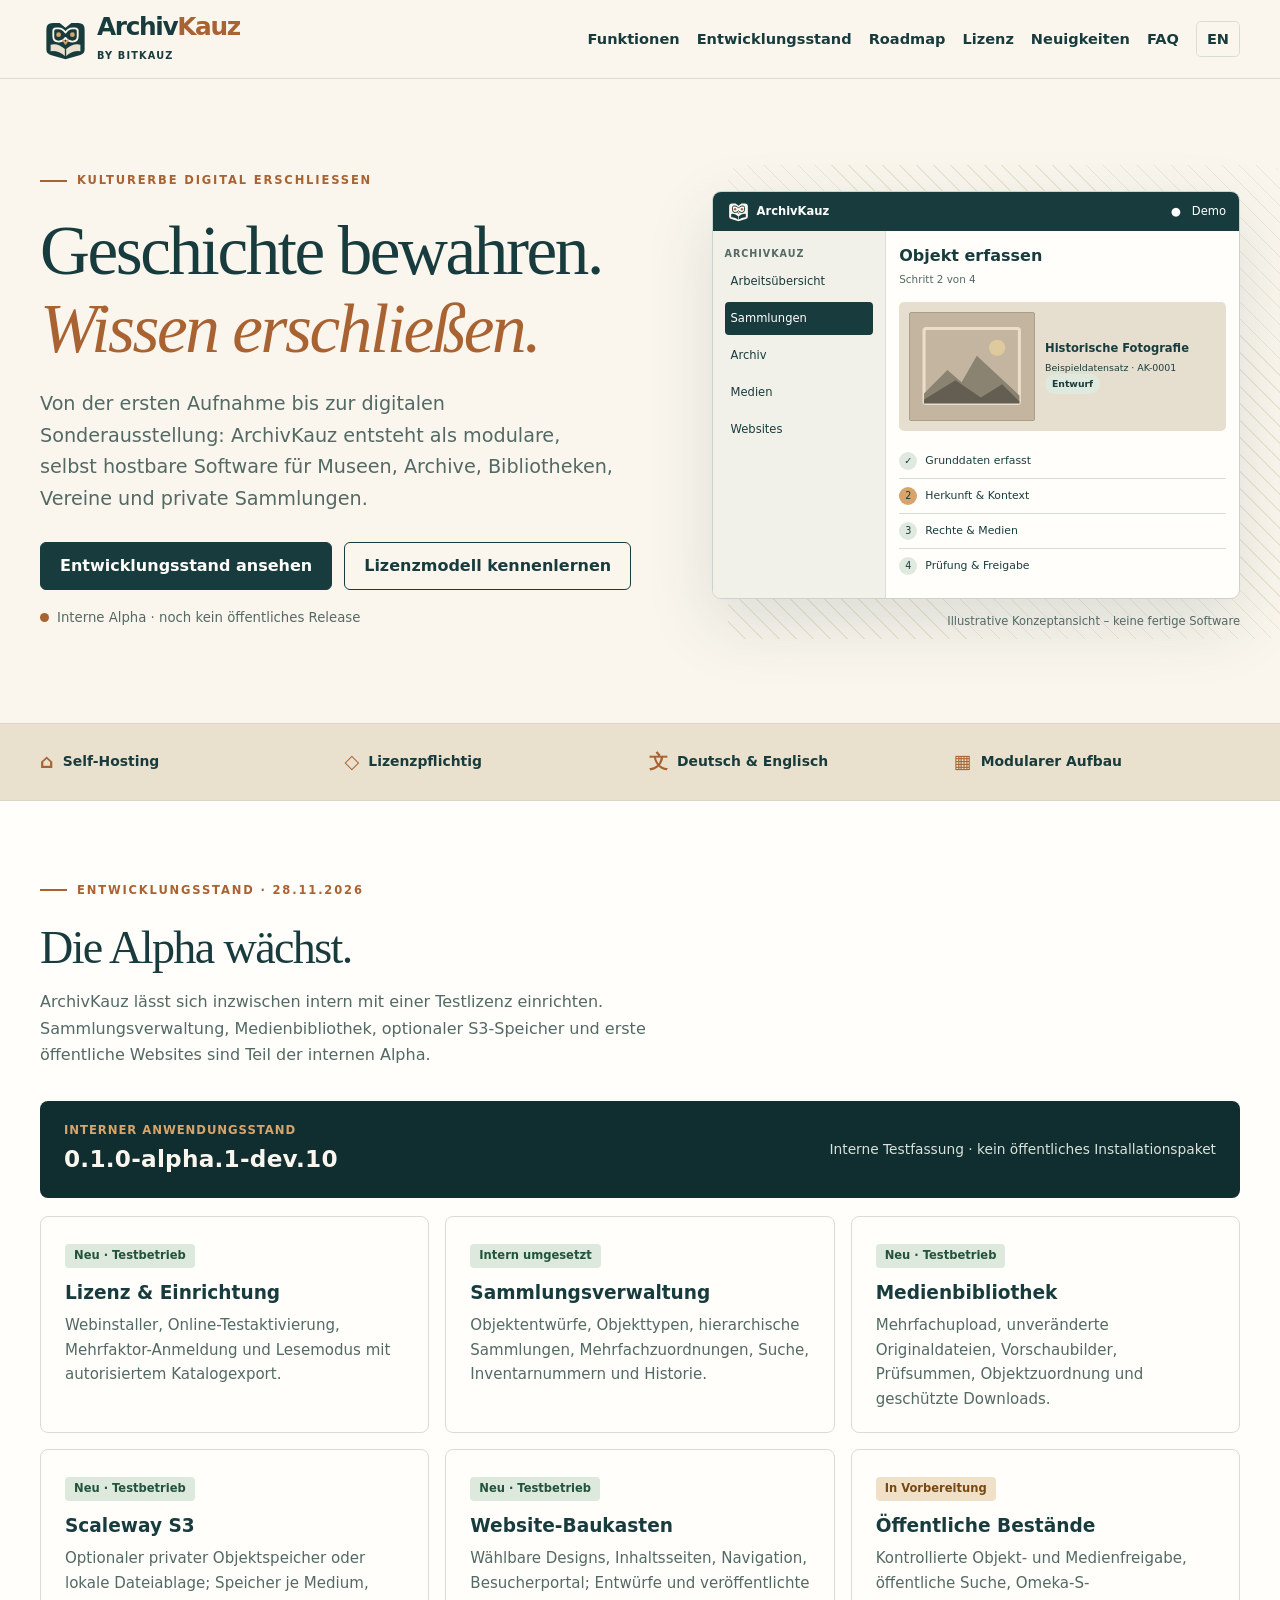
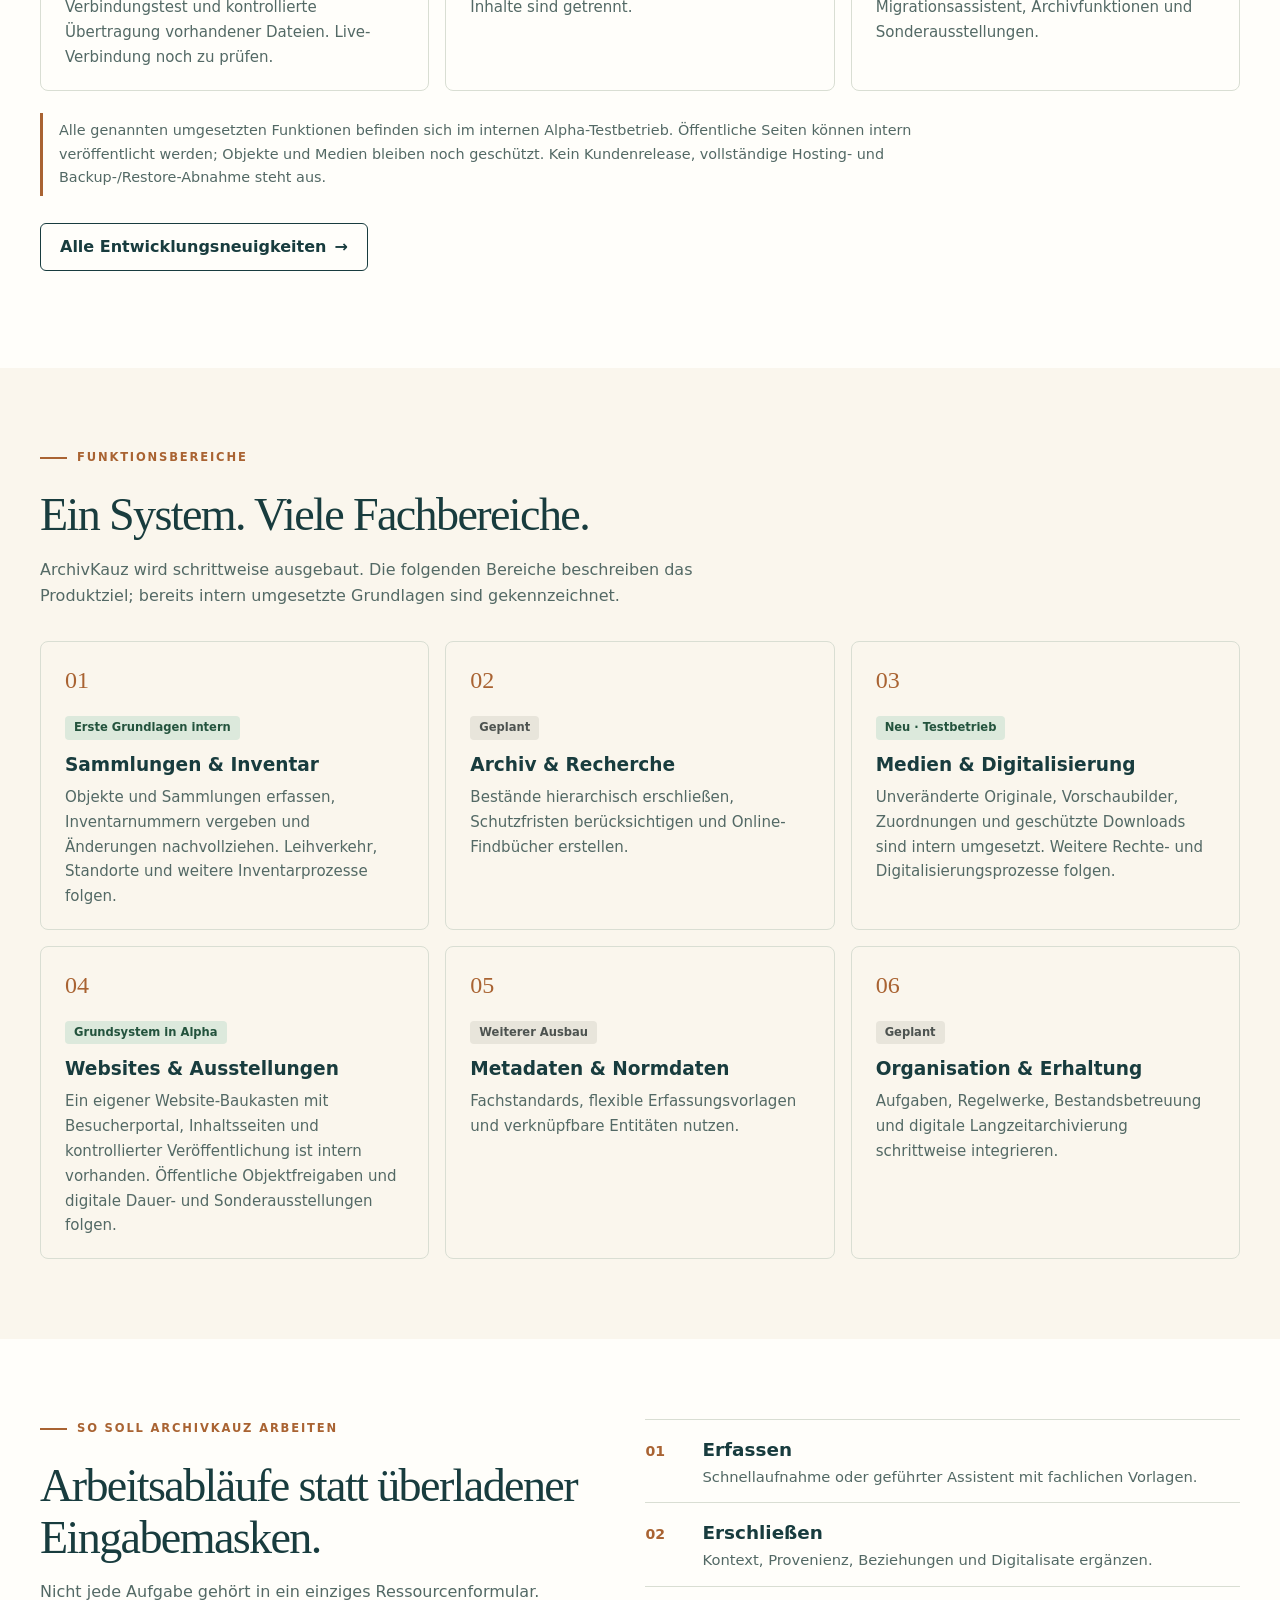
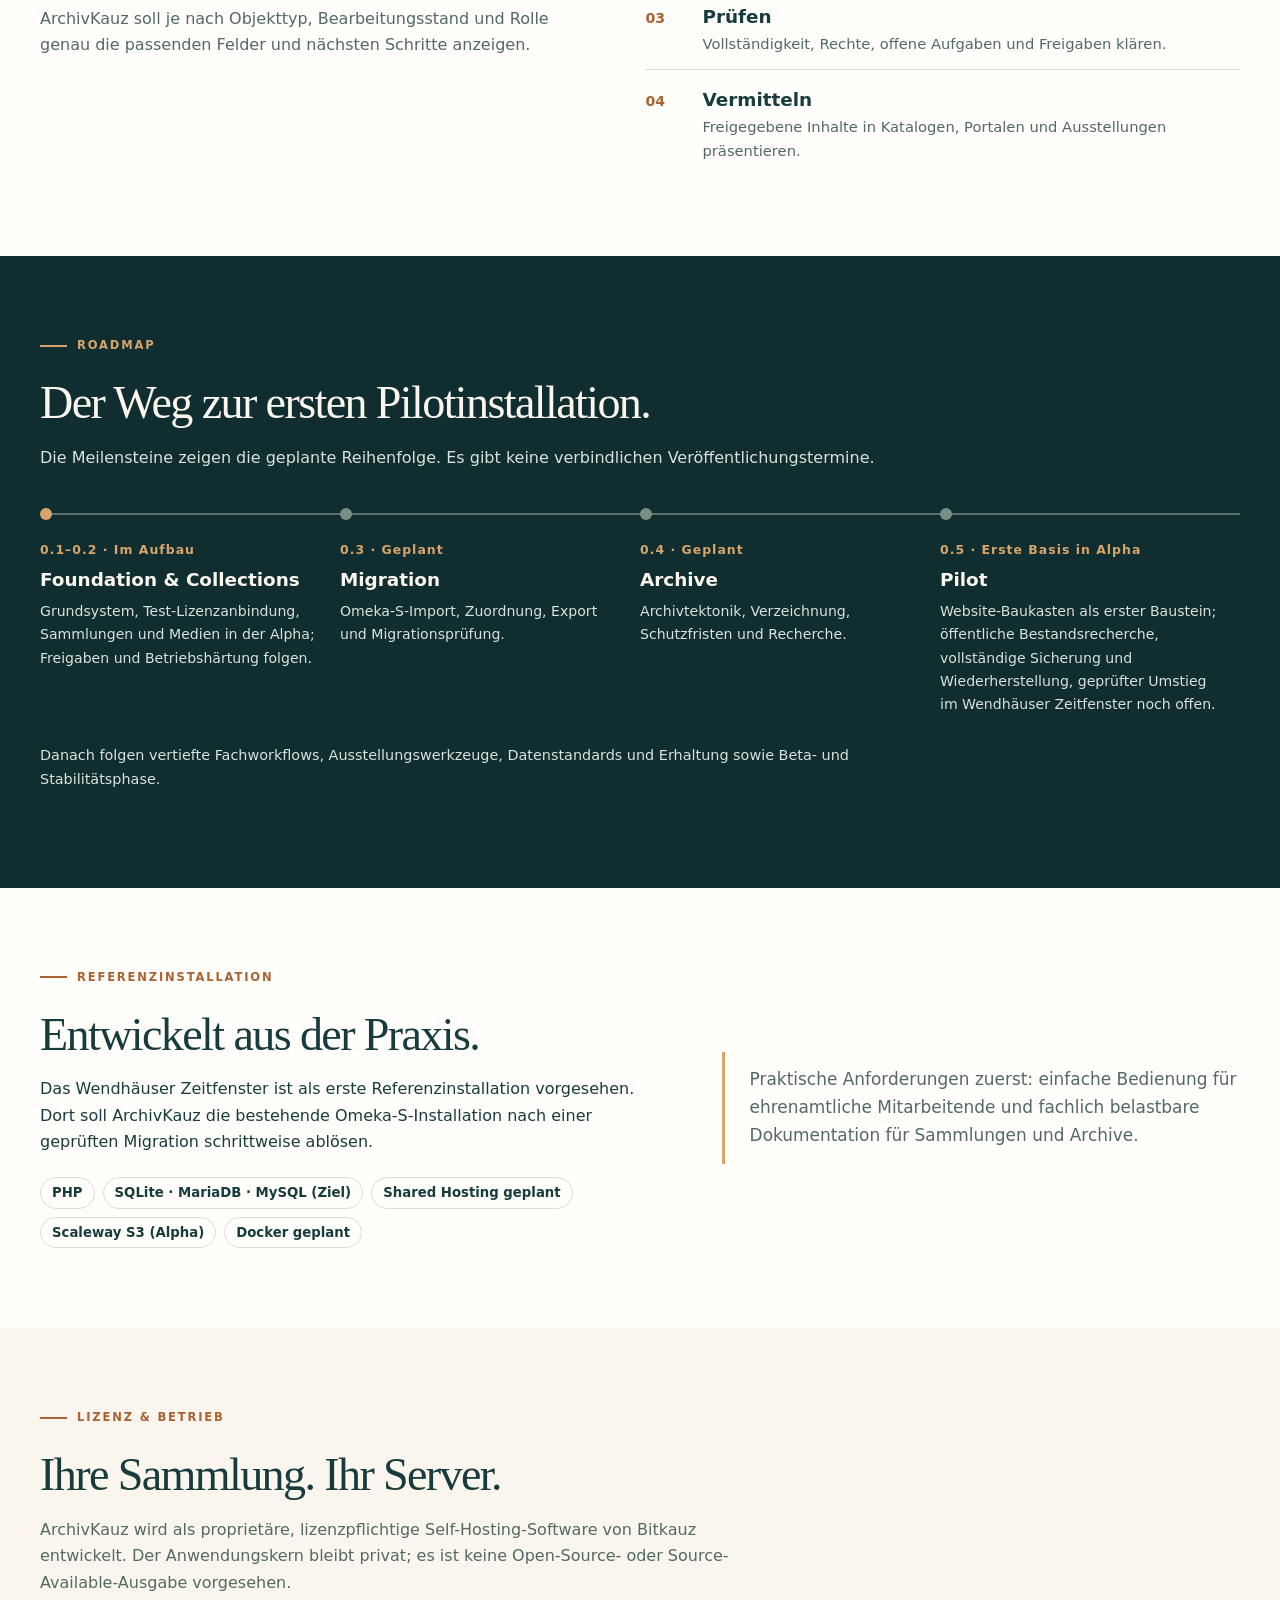
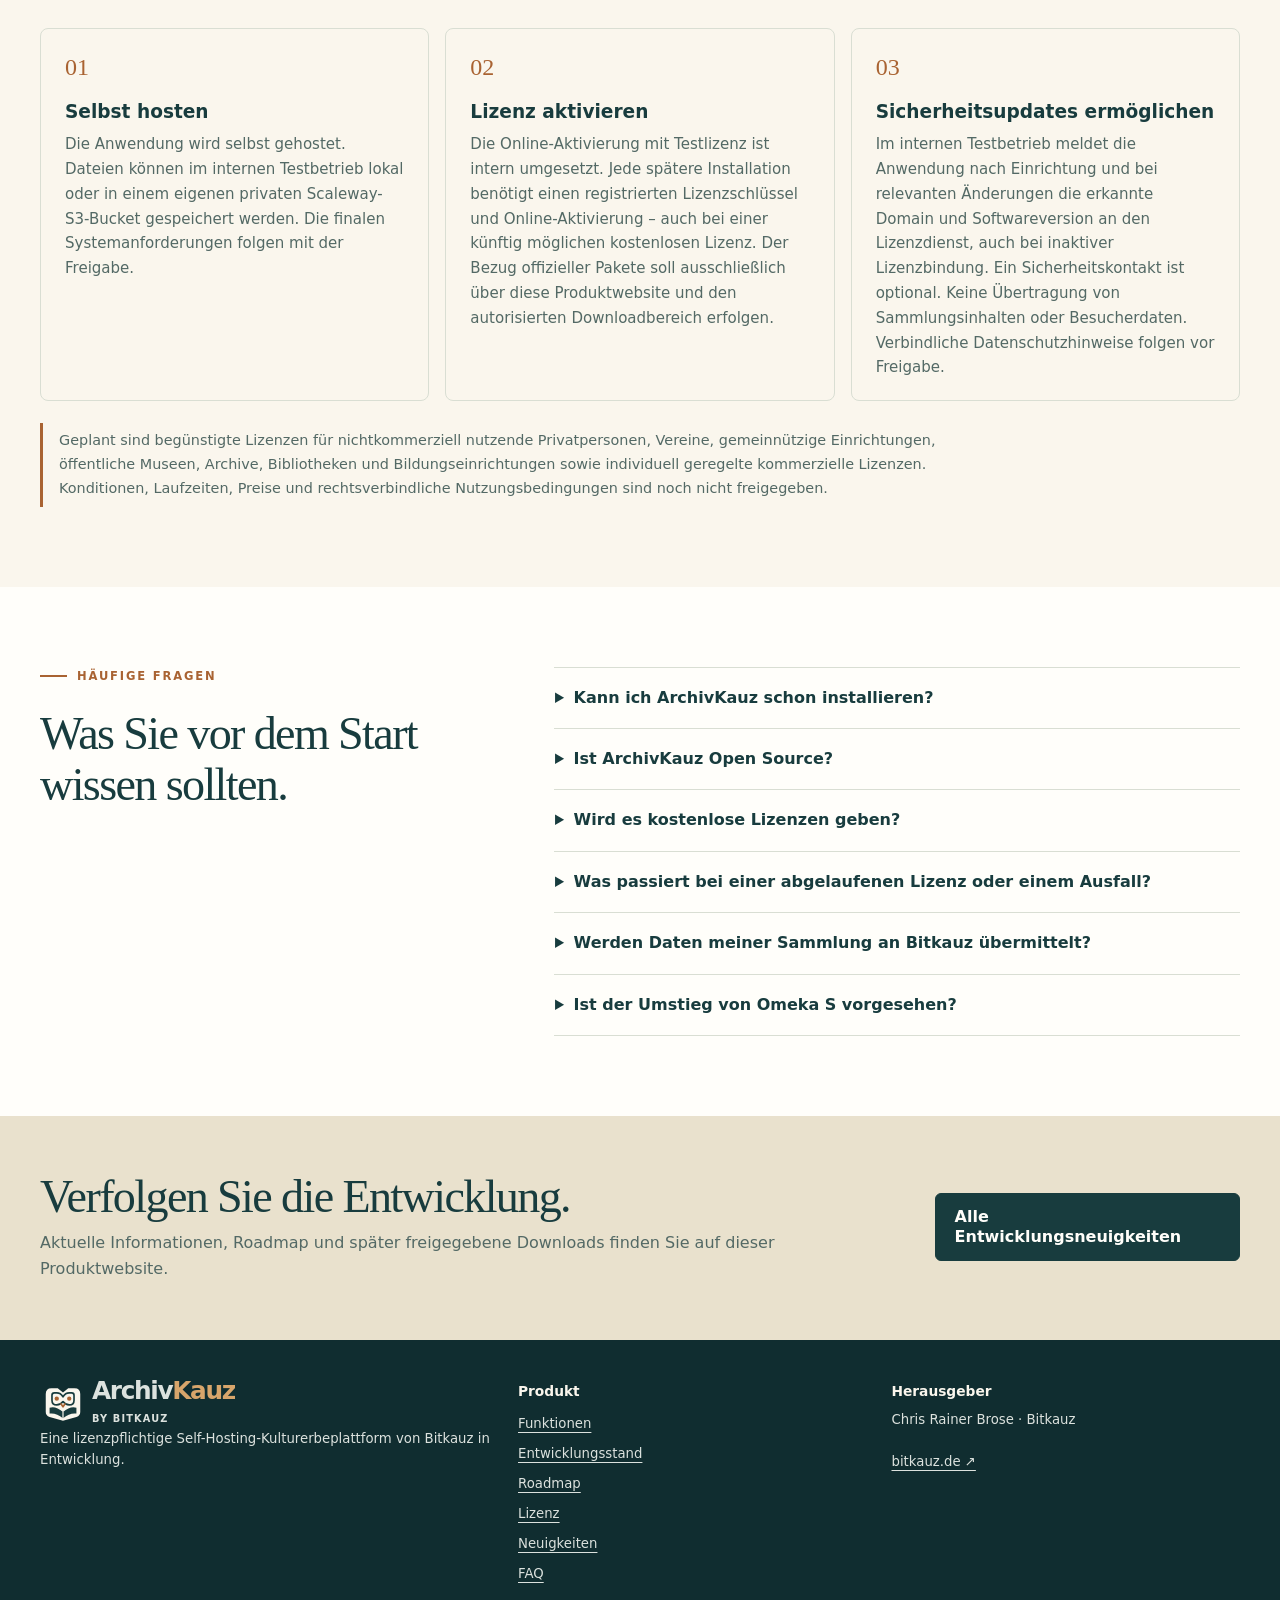
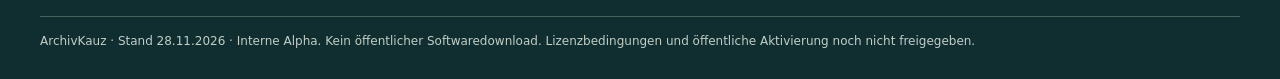
<file: public/index.html>
<!doctype html>
<html lang="de">
<head>
<meta charset="utf-8">
<meta name="viewport" content="width=device-width,initial-scale=1">
<meta name="description" content="ArchivKauz – lizenzpflichtige Self-Hosting-Software für Museen, Archive und Sammlungen. Interne Alpha: Entwicklungsstand, Funktionen, Roadmap und Lizenzmodell.">
<meta name="color-scheme" content="light">
<title>ArchivKauz – Geschichte bewahren. Wissen erschließen.</title>
<link rel="icon" type="image/svg+xml" href="./assets/logo-mark.svg">
<link rel="stylesheet" href="./assets/style.css">
<link rel="alternate" hreflang="en" href="./en/">
</head>
<body id="top">
<a class="skip" href="#content">Zum Inhalt</a>
<header class="top"><div class="wrap top-inner"><a class="brand" href="#top" aria-label="ArchivKauz"><img src="./assets/logo-mark.svg" alt="" width="51" height="51"><span><span class="wordmark">Archiv<span>Kauz</span></span><span class="brand-sub">by Bitkauz</span></span></a><nav class="nav" aria-label="Hauptnavigation"><a href="#features">Funktionen</a><a href="#status">Entwicklungsstand</a><a href="#roadmap">Roadmap</a><a href="#license">Lizenz</a><a href="./updates/">Neuigkeiten</a><a href="#faq">FAQ</a><a class="lang" href="./en/" aria-label="English version">EN</a><details class="mobile"><summary>Menü ☰</summary><div class="mobile-menu"><a href="#features">Funktionen</a><a href="#status">Entwicklungsstand</a><a href="#roadmap">Roadmap</a><a href="#license">Lizenz</a><a href="./updates/">Neuigkeiten</a><a href="#faq">FAQ</a></div></details></nav></div></header>
<main id="content">
<section class="hero"><div class="wrap hero-grid"><div><div class="eyebrow">Kulturerbe digital erschließen</div><h1>Geschichte bewahren.<br><em>Wissen erschließen.</em></h1><p class="lead">Von der ersten Aufnahme bis zur digitalen Sonderausstellung: ArchivKauz entsteht als modulare, selbst hostbare Software für Museen, Archive, Bibliotheken, Vereine und private Sammlungen.</p><div class="actions"><a class="button" href="#status">Entwicklungsstand ansehen</a><a class="button outline" href="#license">Lizenzmodell kennenlernen</a></div><p class="status"><span class="dot" aria-hidden="true"></span>Interne Alpha · noch kein öffentliches Release</p></div><figure class="preview" aria-label="Illustrative Konzeptansicht – keine fertige Software"><div class="mock" aria-hidden="true"><div class="mock-top"><strong><img src="./assets/logo-mark-dark.svg" alt=""> ArchivKauz</strong><span>● &nbsp; Demo</span></div><div class="mock-body"><div class="mock-menu"><small>ArchivKauz</small><div>Arbeitsübersicht</div><div class="active">Sammlungen</div><div>Archiv</div><div>Medien</div><div>Websites</div></div><div class="mock-main"><h3>Objekt erfassen</h3><span class="mock-label">Schritt 2 von 4</span><div class="mock-media"><div class="photo"><svg viewBox="0 0 100 80" fill="none" aria-hidden="true"><rect x="3" y="3" width="94" height="74" rx="2" stroke="#ebdfc9" stroke-width="3"/><circle cx="75" cy="22" r="8" fill="#dfca9d"/><path d="M3 67 26 44 40 56 55 30 97 69V76H3Z" fill="#8b8371"/><path d="M3 73 34 54 59 71 80 58 97 75v2H3Z" fill="#635e51"/></svg></div><div><strong>Historische Fotografie</strong><p>Beispieldatensatz · AK-0001</p><span class="mock-tag">Entwurf</span></div></div><div class="mock-step "><span>✓</span><span>Grunddaten erfasst</span></div><div class="mock-step current"><span>2</span><span>Herkunft & Kontext</span></div><div class="mock-step "><span>3</span><span>Rechte & Medien</span></div><div class="mock-step "><span>4</span><span>Prüfung & Freigabe</span></div></div></div></div><figcaption class="mock-caption">Illustrative Konzeptansicht – keine fertige Software</figcaption></figure></div></section>
<div class="proof"><div class="wrap proof-inner"><div class="proof-item"><span class="sym" aria-hidden="true">⌂</span>Self-Hosting</div><div class="proof-item"><span class="sym" aria-hidden="true">◇</span>Lizenzpflichtig</div><div class="proof-item"><span class="sym" aria-hidden="true">文</span>Deutsch &amp; Englisch</div><div class="proof-item"><span class="sym" aria-hidden="true">▦</span>Modularer Aufbau</div></div></div>
<section id="status" class="section white"><div class="wrap"><div class="eyebrow">Entwicklungsstand · 28.11.2026</div><h2 class="section-title">Die Alpha wächst.</h2><p class="section-intro">ArchivKauz lässt sich inzwischen intern mit einer Testlizenz einrichten. Sammlungsverwaltung, Medienbibliothek, optionaler S3-Speicher und erste öffentliche Websites sind Teil der internen Alpha.</p><div class="version-banner"><div><span class="version-label">Interner Anwendungsstand</span><strong>0.1.0-alpha.1-dev.10</strong></div><span>Interne Testfassung · kein öffentliches Installationspaket</span></div><div class="columns status-cards"><article class="feature"><span class="state-tag internal">Neu · Testbetrieb</span><h3>Lizenz &amp; Einrichtung</h3><p>Webinstaller, Online-Testaktivierung, Mehrfaktor-Anmeldung und Lesemodus mit autorisiertem Katalogexport.</p></article><article class="feature"><span class="state-tag internal">Intern umgesetzt</span><h3>Sammlungsverwaltung</h3><p>Objektentwürfe, Objekttypen, hierarchische Sammlungen, Mehrfachzuordnungen, Suche, Inventarnummern und Historie.</p></article><article class="feature"><span class="state-tag internal">Neu · Testbetrieb</span><h3>Medienbibliothek</h3><p>Mehrfachupload, unveränderte Originaldateien, Vorschaubilder, Prüfsummen, Objektzuordnung und geschützte Downloads.</p></article><article class="feature"><span class="state-tag internal">Neu · Testbetrieb</span><h3>Scaleway S3</h3><p>Optionaler privater Objektspeicher oder lokale Dateiablage; Speicher je Medium, Verbindungstest und kontrollierte Übertragung vorhandener Dateien. Live-Verbindung noch zu prüfen.</p></article><article class="feature"><span class="state-tag internal">Neu · Testbetrieb</span><h3>Website-Baukasten</h3><p>Wählbare Designs, Inhaltsseiten, Navigation, Besucherportal; Entwürfe und veröffentlichte Inhalte sind getrennt.</p></article><article class="feature"><span class="state-tag progress">In Vorbereitung</span><h3>Öffentliche Bestände</h3><p>Kontrollierte Objekt- und Medienfreigabe, öffentliche Suche, Omeka-S-Migrationsassistent, Archivfunktionen und Sonderausstellungen.</p></article></div><p class="status-note">Alle genannten umgesetzten Funktionen befinden sich im internen Alpha-Testbetrieb. Öffentliche Seiten können intern veröffentlicht werden; Objekte und Medien bleiben noch geschützt. Kein Kundenrelease, vollständige Hosting- und Backup-/Restore-Abnahme steht aus.</p><div class="actions"><a class="button outline" href="./updates/">Alle Entwicklungsneuigkeiten <span aria-hidden="true">→</span></a></div></div></section>
<section id="features" class="section"><div class="wrap"><div class="eyebrow">Funktionsbereiche</div><h2 class="section-title">Ein System. Viele Fachbereiche.</h2><p class="section-intro">ArchivKauz wird schrittweise ausgebaut. Die folgenden Bereiche beschreiben das Produktziel; bereits intern umgesetzte Grundlagen sind gekennzeichnet.</p><div class="columns"><article class="feature"><span class="num">01</span><span class="state-tag internal">Erste Grundlagen intern</span><h3>Sammlungen &amp; Inventar</h3><p>Objekte und Sammlungen erfassen, Inventarnummern vergeben und Änderungen nachvollziehen. Leihverkehr, Standorte und weitere Inventarprozesse folgen.</p></article><article class="feature"><span class="num">02</span><span class="state-tag planned">Geplant</span><h3>Archiv &amp; Recherche</h3><p>Bestände hierarchisch erschließen, Schutzfristen berücksichtigen und Online-Findbücher erstellen.</p></article><article class="feature"><span class="num">03</span><span class="state-tag internal">Neu · Testbetrieb</span><h3>Medien &amp; Digitalisierung</h3><p>Unveränderte Originale, Vorschaubilder, Zuordnungen und geschützte Downloads sind intern umgesetzt. Weitere Rechte- und Digitalisierungsprozesse folgen.</p></article><article class="feature"><span class="num">04</span><span class="state-tag internal">Grundsystem in Alpha</span><h3>Websites &amp; Ausstellungen</h3><p>Ein eigener Website-Baukasten mit Besucherportal, Inhaltsseiten und kontrollierter Veröffentlichung ist intern vorhanden. Öffentliche Objektfreigaben und digitale Dauer- und Sonderausstellungen folgen.</p></article><article class="feature"><span class="num">05</span><span class="state-tag planned">Weiterer Ausbau</span><h3>Metadaten &amp; Normdaten</h3><p>Fachstandards, flexible Erfassungsvorlagen und verknüpfbare Entitäten nutzen.</p></article><article class="feature"><span class="num">06</span><span class="state-tag planned">Geplant</span><h3>Organisation &amp; Erhaltung</h3><p>Aufgaben, Regelwerke, Bestandsbetreuung und digitale Langzeitarchivierung schrittweise integrieren.</p></article></div></div></section>
<section id="workflow" class="section white"><div class="wrap workflow"><div><div class="eyebrow">So soll ArchivKauz arbeiten</div><h2>Arbeitsabläufe statt überladener Eingabemasken.</h2><p class="section-intro">Nicht jede Aufgabe gehört in ein einziges Ressourcenformular. ArchivKauz soll je nach Objekttyp, Bearbeitungsstand und Rolle genau die passenden Felder und nächsten Schritte anzeigen.</p></div><ol class="steps"><li><div><h3>Erfassen</h3><p>Schnellaufnahme oder geführter Assistent mit fachlichen Vorlagen.</p></div></li><li><div><h3>Erschließen</h3><p>Kontext, Provenienz, Beziehungen und Digitalisate ergänzen.</p></div></li><li><div><h3>Prüfen</h3><p>Vollständigkeit, Rechte, offene Aufgaben und Freigaben klären.</p></div></li><li><div><h3>Vermitteln</h3><p>Freigegebene Inhalte in Katalogen, Portalen und Ausstellungen präsentieren.</p></div></li></ol></div></section>
<section id="roadmap" class="section dark"><div class="wrap"><div class="eyebrow">Roadmap</div><h2>Der Weg zur ersten Pilotinstallation.</h2><p>Die Meilensteine zeigen die geplante Reihenfolge. Es gibt keine verbindlichen Veröffentlichungstermine.</p><div class="road"><div class="mile"><span class="version">0.1–0.2 · Im Aufbau</span><h3>Foundation &amp; Collections</h3><p>Grundsystem, Test-Lizenzanbindung, Sammlungen und Medien in der Alpha; Freigaben und Betriebshärtung folgen.</p></div><div class="mile"><span class="version">0.3 · Geplant</span><h3>Migration</h3><p>Omeka-S-Import, Zuordnung, Export und Migrationsprüfung.</p></div><div class="mile"><span class="version">0.4 · Geplant</span><h3>Archive</h3><p>Archivtektonik, Verzeichnung, Schutzfristen und Recherche.</p></div><div class="mile"><span class="version">0.5 · Erste Basis in Alpha</span><h3>Pilot</h3><p>Website-Baukasten als erster Baustein; öffentliche Bestandsrecherche, vollständige Sicherung und Wiederherstellung, geprüfter Umstieg im Wendhäuser Zeitfenster noch offen.</p></div></div><p class="road-note">Danach folgen vertiefte Fachworkflows, Ausstellungswerkzeuge, Datenstandards und Erhaltung sowie Beta- und Stabilitätsphase.</p></div></section>
<section class="section white"><div class="wrap pilot"><div><div class="eyebrow">Referenzinstallation</div><h2>Entwickelt aus der Praxis.</h2><p>Das Wendhäuser Zeitfenster ist als erste Referenzinstallation vorgesehen. Dort soll ArchivKauz die bestehende Omeka-S-Installation nach einer geprüften Migration schrittweise ablösen.</p><div class="tech"><span class="chip">PHP</span><span class="chip">SQLite · MariaDB · MySQL (Ziel)</span><span class="chip">Shared Hosting geplant</span><span class="chip">Scaleway S3 (Alpha)</span><span class="chip">Docker geplant</span></div></div><blockquote class="pilot-note">Praktische Anforderungen zuerst: einfache Bedienung für ehrenamtliche Mitarbeitende und fachlich belastbare Dokumentation für Sammlungen und Archive.</blockquote></div></section>
<section id="license" class="section"><div class="wrap"><div class="eyebrow">Lizenz &amp; Betrieb</div><h2 class="section-title">Ihre Sammlung. Ihr Server.</h2><p class="section-intro">ArchivKauz wird als proprietäre, lizenzpflichtige Self-Hosting-Software von Bitkauz entwickelt. Der Anwendungskern bleibt privat; es ist keine Open-Source- oder Source-Available-Ausgabe vorgesehen.</p><div class="columns"><article class="feature"><span class="num">01</span><h3>Selbst hosten</h3><p>Die Anwendung wird selbst gehostet. Dateien können im internen Testbetrieb lokal oder in einem eigenen privaten Scaleway-S3-Bucket gespeichert werden. Die finalen Systemanforderungen folgen mit der Freigabe.</p></article><article class="feature"><span class="num">02</span><h3>Lizenz aktivieren</h3><p>Die Online-Aktivierung mit Testlizenz ist intern umgesetzt. Jede spätere Installation benötigt einen registrierten Lizenzschlüssel und Online-Aktivierung – auch bei einer künftig möglichen kostenlosen Lizenz. Der Bezug offizieller Pakete soll ausschließlich über diese Produktwebsite und den autorisierten Downloadbereich erfolgen.</p></article><article class="feature"><span class="num">03</span><h3>Sicherheitsupdates ermöglichen</h3><p>Im internen Testbetrieb meldet die Anwendung nach Einrichtung und bei relevanten Änderungen die erkannte Domain und Softwareversion an den Lizenzdienst, auch bei inaktiver Lizenzbindung. Ein Sicherheitskontakt ist optional. Keine Übertragung von Sammlungsinhalten oder Besucherdaten. Verbindliche Datenschutzhinweise folgen vor Freigabe.</p></article></div><p class="license-note">Geplant sind begünstigte Lizenzen für nichtkommerziell nutzende Privatpersonen, Vereine, gemeinnützige Einrichtungen, öffentliche Museen, Archive, Bibliotheken und Bildungseinrichtungen sowie individuell geregelte kommerzielle Lizenzen. Konditionen, Laufzeiten, Preise und rechtsverbindliche Nutzungsbedingungen sind noch nicht freigegeben.</p></div></section>
<section id="faq" class="section white"><div class="wrap faq"><div><div class="eyebrow">Häufige Fragen</div><h2>Was Sie vor dem Start wissen sollten.</h2></div><div class="questions"><details><summary>Kann ich ArchivKauz schon installieren?</summary><p>Noch nicht als öffentlich verfügbare Software. Eine interne Installation mit gültiger Testlizenz ist bereits möglich; der Kundenbetrieb ist noch nicht freigegeben.</p></details><details><summary>Ist ArchivKauz Open Source?</summary><p>Nein. ArchivKauz wird als proprietäre, lizenzpflichtige Self-Hosting-Software entwickelt. Der Anwendungskern ist nicht öffentlich und darf nicht frei weitergegeben werden.</p></details><details><summary>Wird es kostenlose Lizenzen geben?</summary><p>Kostenlose Lizenzen für begünstigte nichtkommerzielle Nutzer und Einrichtungen sind geplant, aber noch nicht verbindlich freigegeben. Auch diese benötigen Lizenzschlüssel und Online-Aktivierung. Preise und kommerzielle Konditionen werden später veröffentlicht.</p></details><details><summary>Was passiert bei einer abgelaufenen Lizenz oder einem Ausfall?</summary><p>Die interne Alpha unterstützt eine zeitlich begrenzte Ausfallkulanz anhand des signierten Lizenznachweises sowie bei inaktivem Status einen Lesemodus mit rechtegeprüftem Katalogexport. Die verbindlichen Bedingungen folgen vor dem öffentlichen Release.</p></details><details><summary>Werden Daten meiner Sammlung an Bitkauz übermittelt?</summary><p>Die Inhalte der Sammlung sollen auf Ihrem Server bleiben. Bei der internen Testaktivierung und Installationsmeldung werden technische Angaben wie Domain, Softwareversion und Lizenzstatus sowie optional ein Sicherheitskontakt verarbeitet. Besucherstatistiken, Sammlungsinhalte und Nutzungsanalysen werden dafür nicht übertragen.</p></details><details><summary>Ist der Umstieg von Omeka S vorgesehen?</summary><p>Ja. Ein Omeka-S-Import mit Mapping, Prüfung und Export ist ein eigener Meilenstein. Der Wechsel im Wendhäuser Zeitfenster ist als erster Pilot vorgesehen, erst nach erfolgreicher Prüfung.</p></details></div></div></section>
<section class="end"><div class="wrap end-inner"><div><h2>Verfolgen Sie die Entwicklung.</h2><p>Aktuelle Informationen, Roadmap und später freigegebene Downloads finden Sie auf dieser Produktwebsite.</p></div><a class="button" href="./updates/">Alle Entwicklungsneuigkeiten</a></div></section>
</main>
<footer class="footer"><div class="wrap"><div class="footer-grid"><div><a class="brand" href="#top" aria-label="ArchivKauz"><img src="./assets/logo-mark-dark.svg" alt="" width="51" height="51"><span><span class="wordmark">Archiv<span>Kauz</span></span><span class="brand-sub">by Bitkauz</span></span></a><p>Eine lizenzpflichtige Self-Hosting-Kulturerbeplattform von Bitkauz in Entwicklung.</p></div><div><h3>Produkt</h3><ul><li><a href="#features">Funktionen</a></li><li><a href="#status">Entwicklungsstand</a></li><li><a href="#roadmap">Roadmap</a></li><li><a href="#license">Lizenz</a></li><li><a href="./updates/">Neuigkeiten</a></li><li><a href="#faq">FAQ</a></li></ul></div><div><h3>Herausgeber</h3><p>Chris Rainer Brose · Bitkauz</p><a href="https://bitkauz.de/">bitkauz.de ↗</a></div></div><div class="copyright">ArchivKauz · Stand 28.11.2026 · Interne Alpha. Kein öffentlicher Softwaredownload. Lizenzbedingungen und öffentliche Aktivierung noch nicht freigegeben.</div></div></footer>
</body></html>
</file>
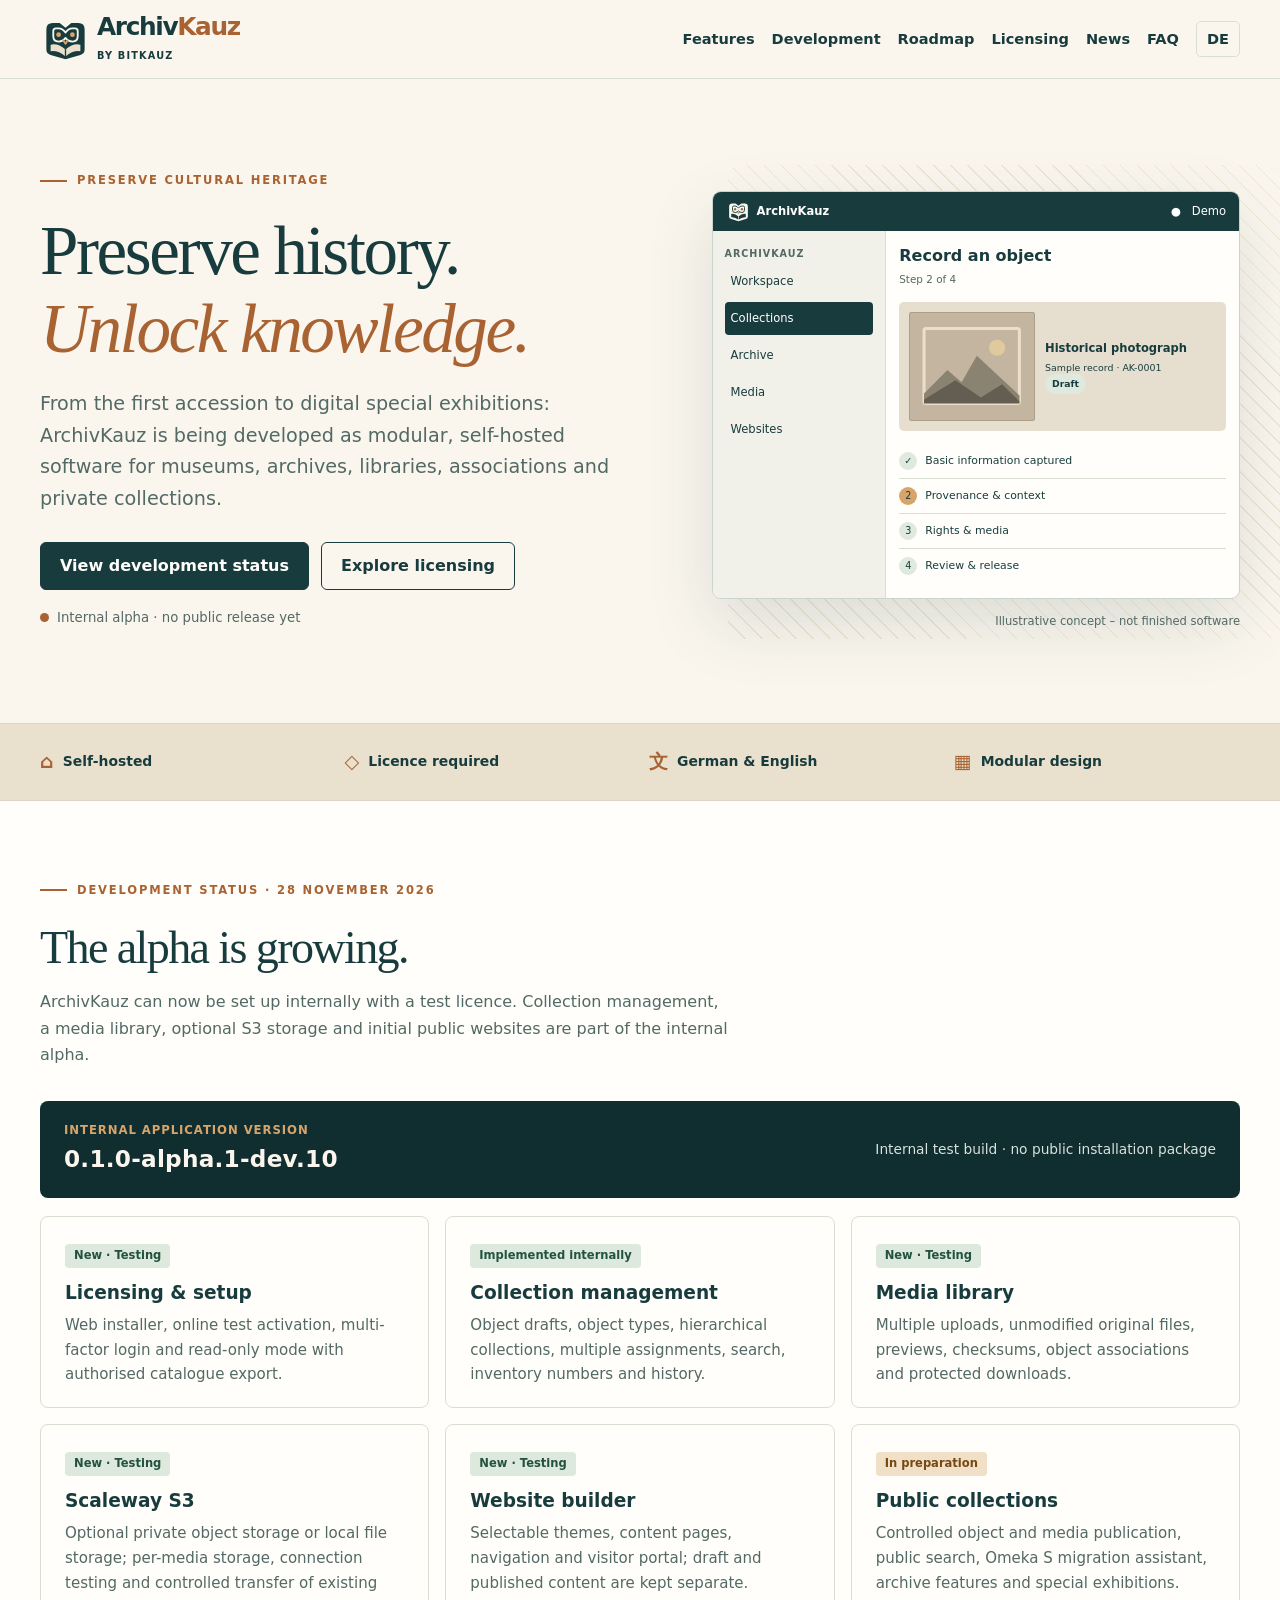
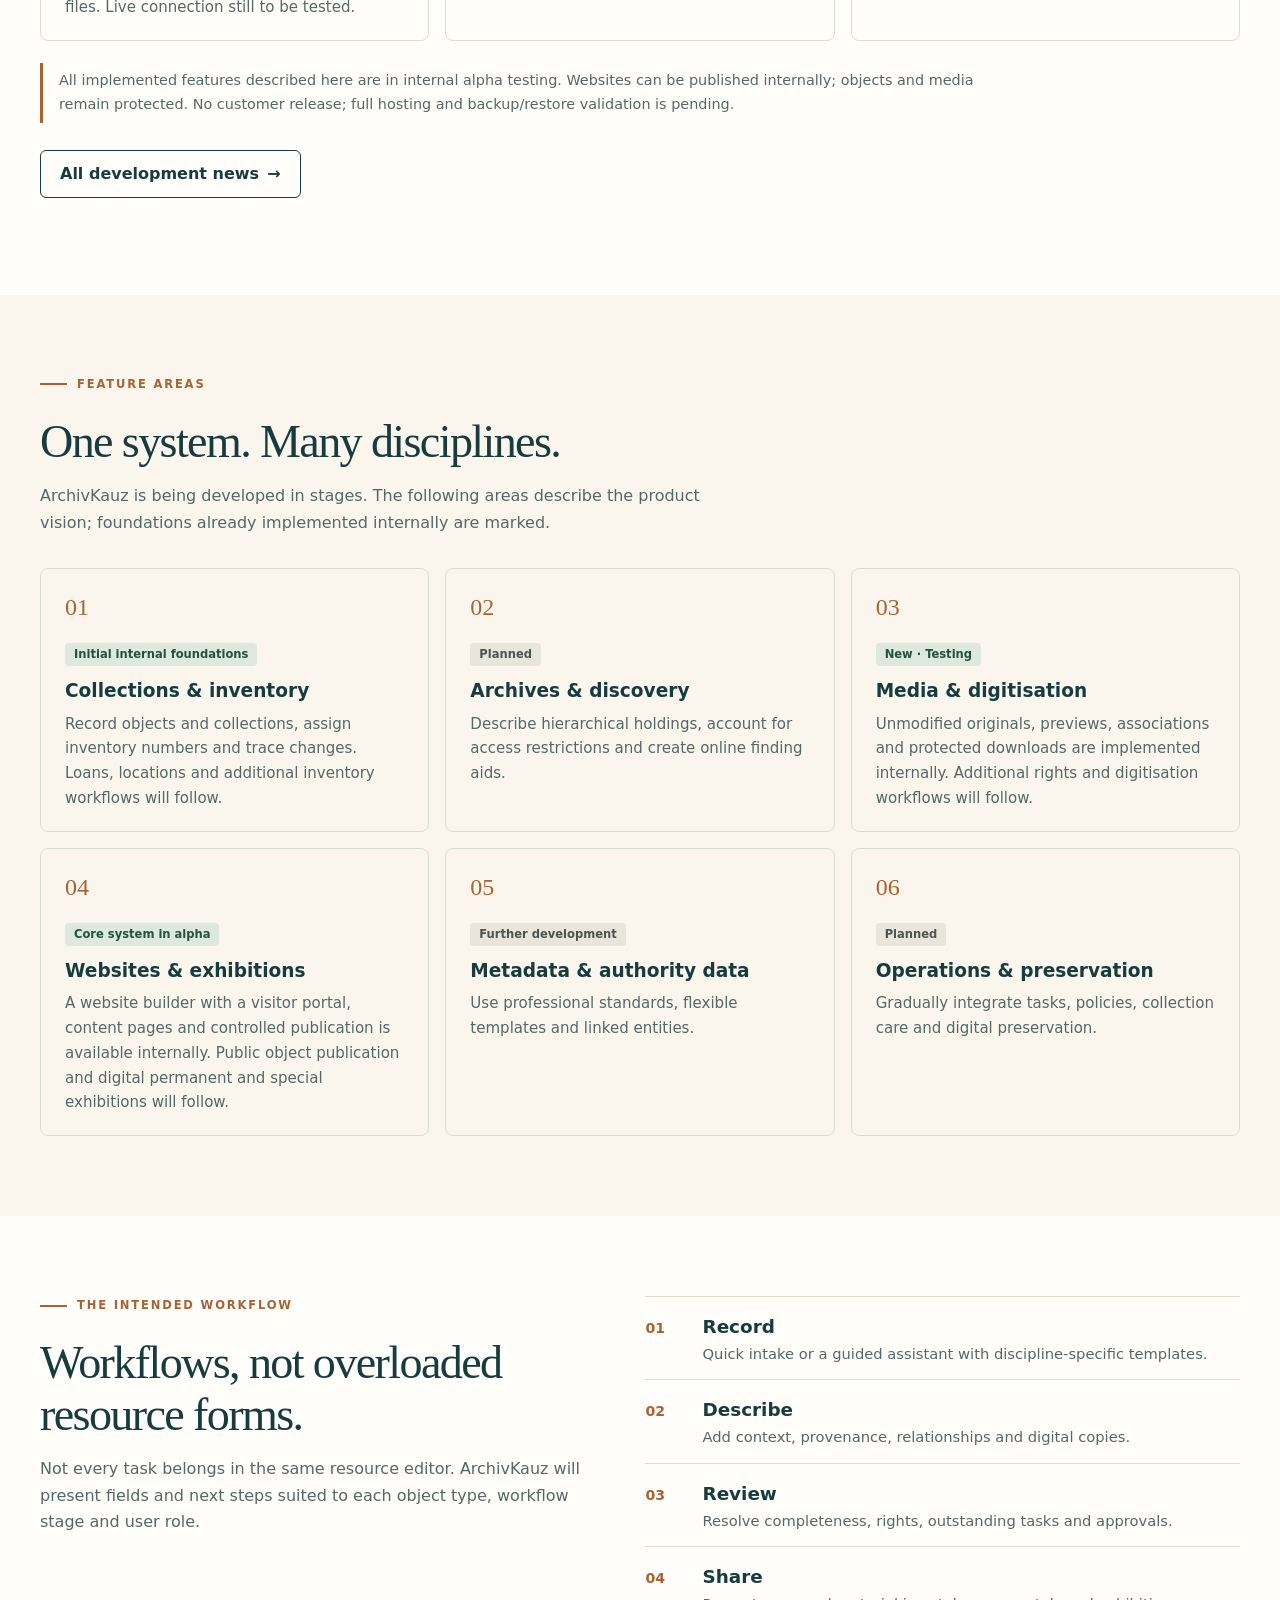
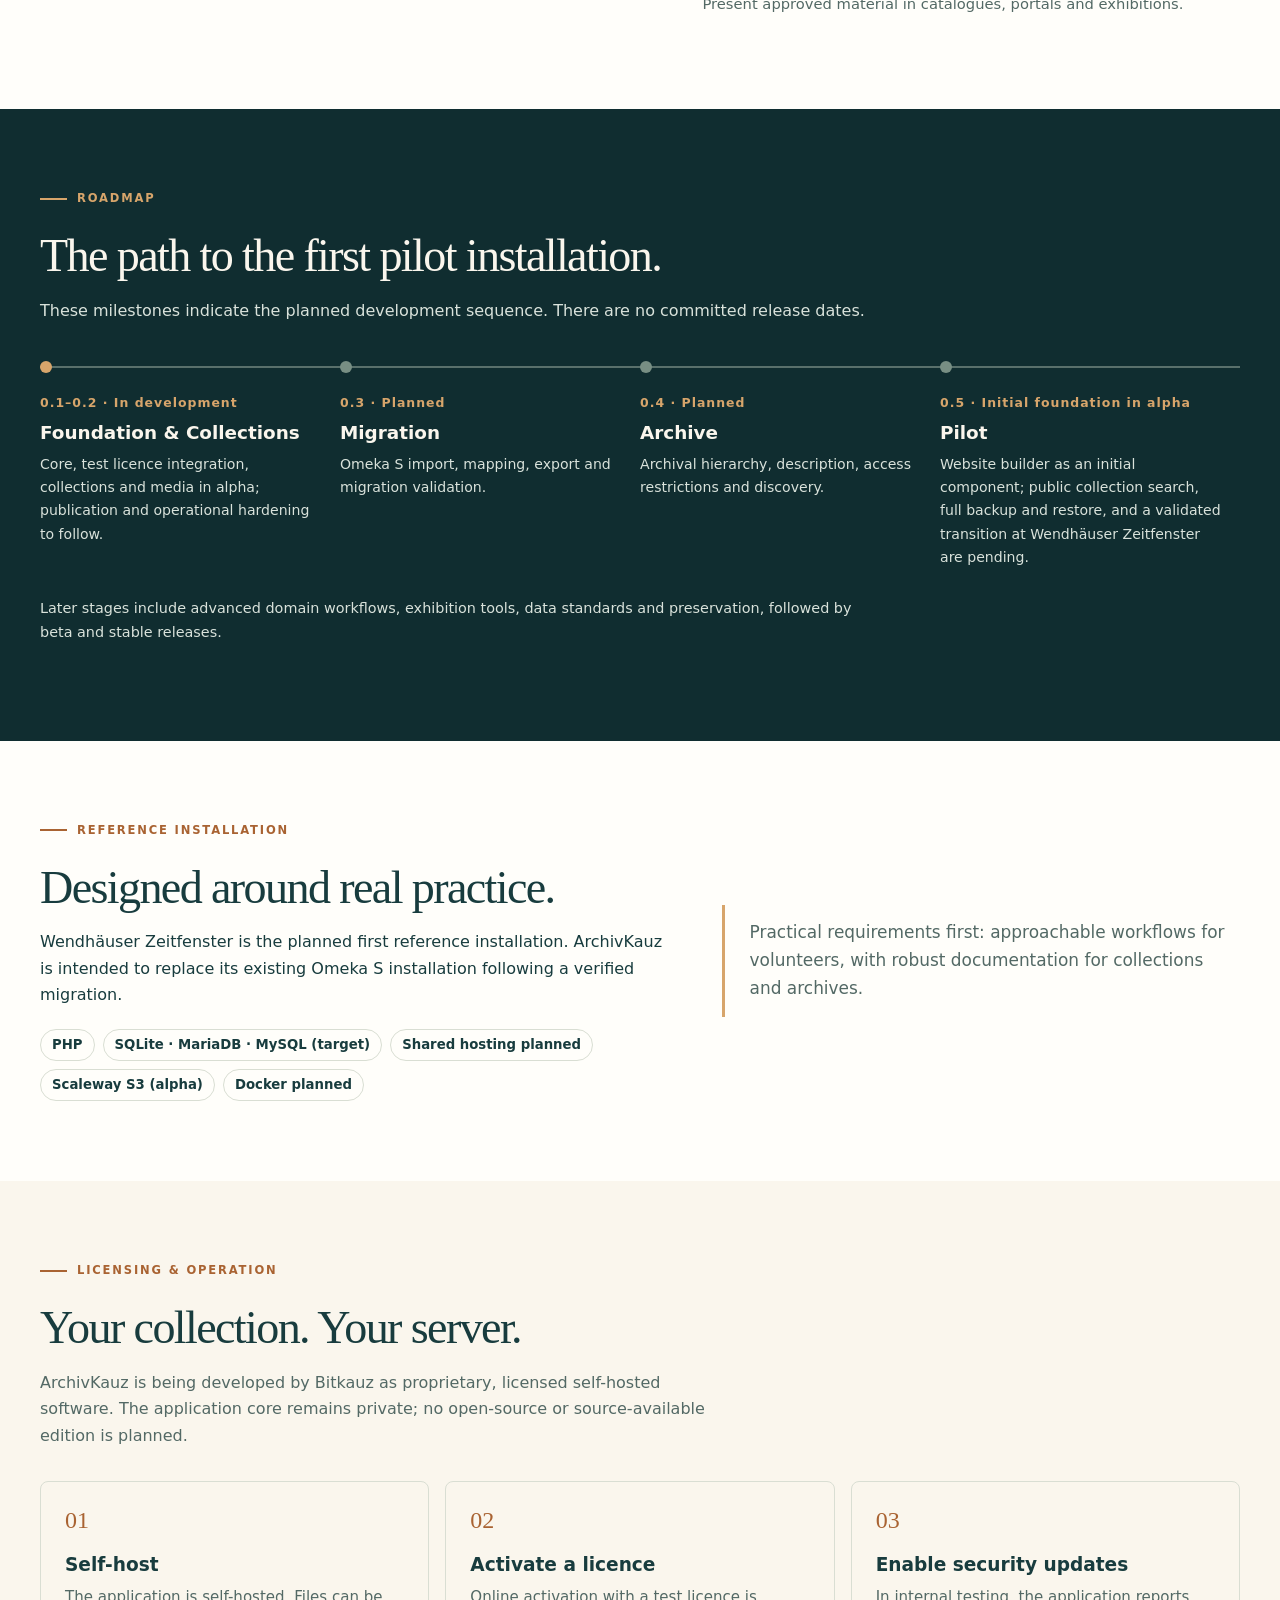
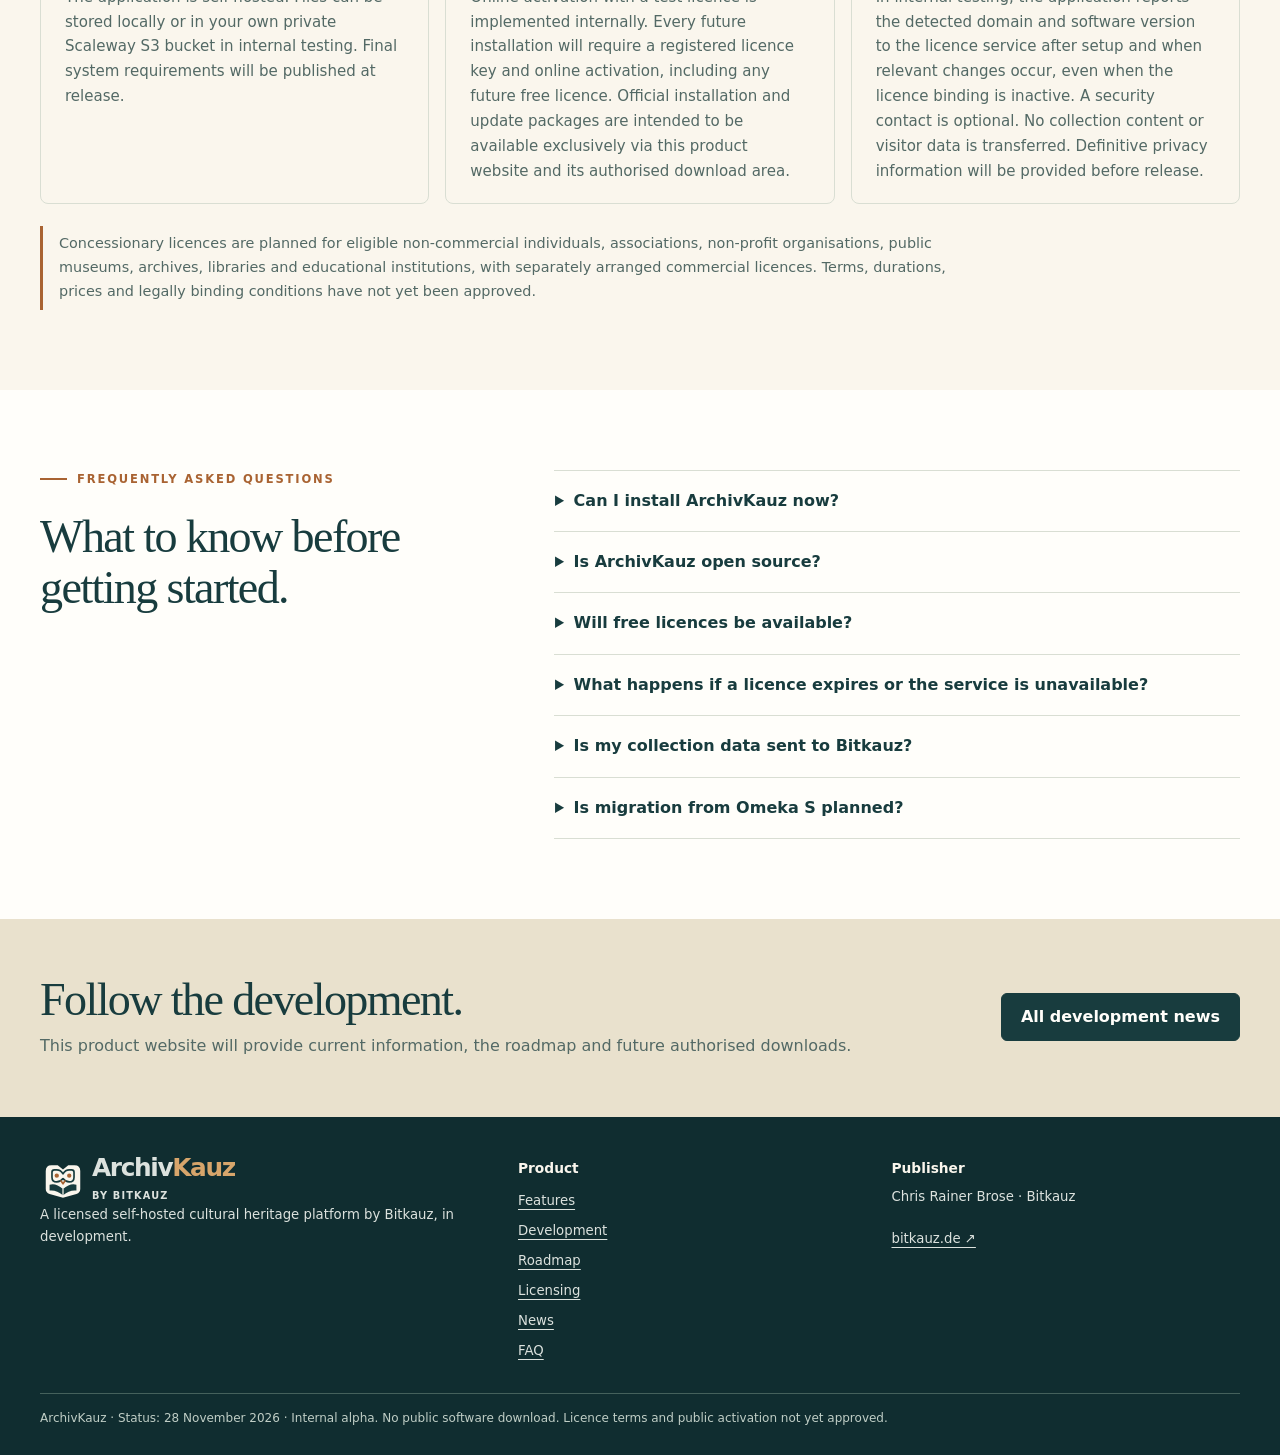
<file: public/en/index.html>
<!doctype html>
<html lang="en">
<head>
<meta charset="utf-8">
<meta name="viewport" content="width=device-width,initial-scale=1">
<meta name="description" content="ArchivKauz – licensed self-hosted software for museums, archives and collections. Internal alpha: development status, features, roadmap and licensing.">
<meta name="color-scheme" content="light">
<title>ArchivKauz – Preserve history. Unlock knowledge.</title>
<link rel="icon" type="image/svg+xml" href="../assets/logo-mark.svg">
<link rel="stylesheet" href="../assets/style.css">
<link rel="alternate" hreflang="de" href="../">
</head>
<body id="top">
<a class="skip" href="#content">Skip to content</a>
<header class="top"><div class="wrap top-inner"><a class="brand" href="#top" aria-label="ArchivKauz"><img src="../assets/logo-mark.svg" alt="" width="51" height="51"><span><span class="wordmark">Archiv<span>Kauz</span></span><span class="brand-sub">by Bitkauz</span></span></a><nav class="nav" aria-label="Main navigation"><a href="#features">Features</a><a href="#status">Development</a><a href="#roadmap">Roadmap</a><a href="#license">Licensing</a><a href="./updates/">News</a><a href="#faq">FAQ</a><a class="lang" href="../" aria-label="Deutsche Version">DE</a><details class="mobile"><summary>Menu ☰</summary><div class="mobile-menu"><a href="#features">Features</a><a href="#status">Development</a><a href="#roadmap">Roadmap</a><a href="#license">Licensing</a><a href="./updates/">News</a><a href="#faq">FAQ</a></div></details></nav></div></header>
<main id="content">
<section class="hero"><div class="wrap hero-grid"><div><div class="eyebrow">Preserve cultural heritage</div><h1>Preserve history.<br><em>Unlock knowledge.</em></h1><p class="lead">From the first accession to digital special exhibitions: ArchivKauz is being developed as modular, self-hosted software for museums, archives, libraries, associations and private collections.</p><div class="actions"><a class="button" href="#status">View development status</a><a class="button outline" href="#license">Explore licensing</a></div><p class="status"><span class="dot" aria-hidden="true"></span>Internal alpha · no public release yet</p></div><figure class="preview" aria-label="Illustrative concept – not finished software"><div class="mock" aria-hidden="true"><div class="mock-top"><strong><img src="../assets/logo-mark-dark.svg" alt=""> ArchivKauz</strong><span>● &nbsp; Demo</span></div><div class="mock-body"><div class="mock-menu"><small>ArchivKauz</small><div>Workspace</div><div class="active">Collections</div><div>Archive</div><div>Media</div><div>Websites</div></div><div class="mock-main"><h3>Record an object</h3><span class="mock-label">Step 2 of 4</span><div class="mock-media"><div class="photo"><svg viewBox="0 0 100 80" fill="none" aria-hidden="true"><rect x="3" y="3" width="94" height="74" rx="2" stroke="#ebdfc9" stroke-width="3"/><circle cx="75" cy="22" r="8" fill="#dfca9d"/><path d="M3 67 26 44 40 56 55 30 97 69V76H3Z" fill="#8b8371"/><path d="M3 73 34 54 59 71 80 58 97 75v2H3Z" fill="#635e51"/></svg></div><div><strong>Historical photograph</strong><p>Sample record · AK-0001</p><span class="mock-tag">Draft</span></div></div><div class="mock-step "><span>✓</span><span>Basic information captured</span></div><div class="mock-step current"><span>2</span><span>Provenance & context</span></div><div class="mock-step "><span>3</span><span>Rights & media</span></div><div class="mock-step "><span>4</span><span>Review & release</span></div></div></div></div><figcaption class="mock-caption">Illustrative concept – not finished software</figcaption></figure></div></section>
<div class="proof"><div class="wrap proof-inner"><div class="proof-item"><span class="sym" aria-hidden="true">⌂</span>Self-hosted</div><div class="proof-item"><span class="sym" aria-hidden="true">◇</span>Licence required</div><div class="proof-item"><span class="sym" aria-hidden="true">文</span>German &amp; English</div><div class="proof-item"><span class="sym" aria-hidden="true">▦</span>Modular design</div></div></div>
<section id="status" class="section white"><div class="wrap"><div class="eyebrow">Development status · 28 November 2026</div><h2 class="section-title">The alpha is growing.</h2><p class="section-intro">ArchivKauz can now be set up internally with a test licence. Collection management, a media library, optional S3 storage and initial public websites are part of the internal alpha.</p><div class="version-banner"><div><span class="version-label">Internal application version</span><strong>0.1.0-alpha.1-dev.10</strong></div><span>Internal test build · no public installation package</span></div><div class="columns status-cards"><article class="feature"><span class="state-tag internal">New · Testing</span><h3>Licensing &amp; setup</h3><p>Web installer, online test activation, multi-factor login and read-only mode with authorised catalogue export.</p></article><article class="feature"><span class="state-tag internal">Implemented internally</span><h3>Collection management</h3><p>Object drafts, object types, hierarchical collections, multiple assignments, search, inventory numbers and history.</p></article><article class="feature"><span class="state-tag internal">New · Testing</span><h3>Media library</h3><p>Multiple uploads, unmodified original files, previews, checksums, object associations and protected downloads.</p></article><article class="feature"><span class="state-tag internal">New · Testing</span><h3>Scaleway S3</h3><p>Optional private object storage or local file storage; per-media storage, connection testing and controlled transfer of existing files. Live connection still to be tested.</p></article><article class="feature"><span class="state-tag internal">New · Testing</span><h3>Website builder</h3><p>Selectable themes, content pages, navigation and visitor portal; draft and published content are kept separate.</p></article><article class="feature"><span class="state-tag progress">In preparation</span><h3>Public collections</h3><p>Controlled object and media publication, public search, Omeka S migration assistant, archive features and special exhibitions.</p></article></div><p class="status-note">All implemented features described here are in internal alpha testing. Websites can be published internally; objects and media remain protected. No customer release; full hosting and backup/restore validation is pending.</p><div class="actions"><a class="button outline" href="./updates/">All development news <span aria-hidden="true">→</span></a></div></div></section>
<section id="features" class="section"><div class="wrap"><div class="eyebrow">Feature areas</div><h2 class="section-title">One system. Many disciplines.</h2><p class="section-intro">ArchivKauz is being developed in stages. The following areas describe the product vision; foundations already implemented internally are marked.</p><div class="columns"><article class="feature"><span class="num">01</span><span class="state-tag internal">Initial internal foundations</span><h3>Collections &amp; inventory</h3><p>Record objects and collections, assign inventory numbers and trace changes. Loans, locations and additional inventory workflows will follow.</p></article><article class="feature"><span class="num">02</span><span class="state-tag planned">Planned</span><h3>Archives &amp; discovery</h3><p>Describe hierarchical holdings, account for access restrictions and create online finding aids.</p></article><article class="feature"><span class="num">03</span><span class="state-tag internal">New · Testing</span><h3>Media &amp; digitisation</h3><p>Unmodified originals, previews, associations and protected downloads are implemented internally. Additional rights and digitisation workflows will follow.</p></article><article class="feature"><span class="num">04</span><span class="state-tag internal">Core system in alpha</span><h3>Websites &amp; exhibitions</h3><p>A website builder with a visitor portal, content pages and controlled publication is available internally. Public object publication and digital permanent and special exhibitions will follow.</p></article><article class="feature"><span class="num">05</span><span class="state-tag planned">Further development</span><h3>Metadata &amp; authority data</h3><p>Use professional standards, flexible templates and linked entities.</p></article><article class="feature"><span class="num">06</span><span class="state-tag planned">Planned</span><h3>Operations &amp; preservation</h3><p>Gradually integrate tasks, policies, collection care and digital preservation.</p></article></div></div></section>
<section id="workflow" class="section white"><div class="wrap workflow"><div><div class="eyebrow">The intended workflow</div><h2>Workflows, not overloaded resource forms.</h2><p class="section-intro">Not every task belongs in the same resource editor. ArchivKauz will present fields and next steps suited to each object type, workflow stage and user role.</p></div><ol class="steps"><li><div><h3>Record</h3><p>Quick intake or a guided assistant with discipline-specific templates.</p></div></li><li><div><h3>Describe</h3><p>Add context, provenance, relationships and digital copies.</p></div></li><li><div><h3>Review</h3><p>Resolve completeness, rights, outstanding tasks and approvals.</p></div></li><li><div><h3>Share</h3><p>Present approved material in catalogues, portals and exhibitions.</p></div></li></ol></div></section>
<section id="roadmap" class="section dark"><div class="wrap"><div class="eyebrow">Roadmap</div><h2>The path to the first pilot installation.</h2><p>These milestones indicate the planned development sequence. There are no committed release dates.</p><div class="road"><div class="mile"><span class="version">0.1–0.2 · In development</span><h3>Foundation &amp; Collections</h3><p>Core, test licence integration, collections and media in alpha; publication and operational hardening to follow.</p></div><div class="mile"><span class="version">0.3 · Planned</span><h3>Migration</h3><p>Omeka S import, mapping, export and migration validation.</p></div><div class="mile"><span class="version">0.4 · Planned</span><h3>Archive</h3><p>Archival hierarchy, description, access restrictions and discovery.</p></div><div class="mile"><span class="version">0.5 · Initial foundation in alpha</span><h3>Pilot</h3><p>Website builder as an initial component; public collection search, full backup and restore, and a validated transition at Wendhäuser Zeitfenster are pending.</p></div></div><p class="road-note">Later stages include advanced domain workflows, exhibition tools, data standards and preservation, followed by beta and stable releases.</p></div></section>
<section class="section white"><div class="wrap pilot"><div><div class="eyebrow">Reference installation</div><h2>Designed around real practice.</h2><p>Wendhäuser Zeitfenster is the planned first reference installation. ArchivKauz is intended to replace its existing Omeka S installation following a verified migration.</p><div class="tech"><span class="chip">PHP</span><span class="chip">SQLite · MariaDB · MySQL (target)</span><span class="chip">Shared hosting planned</span><span class="chip">Scaleway S3 (alpha)</span><span class="chip">Docker planned</span></div></div><blockquote class="pilot-note">Practical requirements first: approachable workflows for volunteers, with robust documentation for collections and archives.</blockquote></div></section>
<section id="license" class="section"><div class="wrap"><div class="eyebrow">Licensing &amp; operation</div><h2 class="section-title">Your collection. Your server.</h2><p class="section-intro">ArchivKauz is being developed by Bitkauz as proprietary, licensed self-hosted software. The application core remains private; no open-source or source-available edition is planned.</p><div class="columns"><article class="feature"><span class="num">01</span><h3>Self-host</h3><p>The application is self-hosted. Files can be stored locally or in your own private Scaleway S3 bucket in internal testing. Final system requirements will be published at release.</p></article><article class="feature"><span class="num">02</span><h3>Activate a licence</h3><p>Online activation with a test licence is implemented internally. Every future installation will require a registered licence key and online activation, including any future free licence. Official installation and update packages are intended to be available exclusively via this product website and its authorised download area.</p></article><article class="feature"><span class="num">03</span><h3>Enable security updates</h3><p>In internal testing, the application reports the detected domain and software version to the licence service after setup and when relevant changes occur, even when the licence binding is inactive. A security contact is optional. No collection content or visitor data is transferred. Definitive privacy information will be provided before release.</p></article></div><p class="license-note">Concessionary licences are planned for eligible non-commercial individuals, associations, non-profit organisations, public museums, archives, libraries and educational institutions, with separately arranged commercial licences. Terms, durations, prices and legally binding conditions have not yet been approved.</p></div></section>
<section id="faq" class="section white"><div class="wrap faq"><div><div class="eyebrow">Frequently asked questions</div><h2>What to know before getting started.</h2></div><div class="questions"><details><summary>Can I install ArchivKauz now?</summary><p>Not as publicly available software. Internal installation with a valid test licence is now possible; customer operation has not yet been approved.</p></details><details><summary>Is ArchivKauz open source?</summary><p>No. ArchivKauz is being developed as proprietary, licensed self-hosted software. The application core is not public and cannot be freely redistributed.</p></details><details><summary>Will free licences be available?</summary><p>Free licences for eligible non-commercial users and institutions are planned, but have not been formally approved. They will also require a licence key and online activation. Pricing and commercial terms will be published later.</p></details><details><summary>What happens if a licence expires or the service is unavailable?</summary><p>The internal alpha supports a limited outage grace period based on signed licence evidence and read-only access with authorised catalogue export when the licence is inactive. Binding terms will be published before public release.</p></details><details><summary>Is my collection data sent to Bitkauz?</summary><p>Collection content is intended to stay on your server. Internal test activation and installation reporting process technical information such as the reported domain, software version and licence status, plus an optional security contact. Visitor statistics, collection content and usage analytics are not transferred for this purpose.</p></details><details><summary>Is migration from Omeka S planned?</summary><p>Yes. Omeka S import with mapping, validation and export is a dedicated milestone. Wendhäuser Zeitfenster is planned as the first pilot, with migration only after successful validation.</p></details></div></div></section>
<section class="end"><div class="wrap end-inner"><div><h2>Follow the development.</h2><p>This product website will provide current information, the roadmap and future authorised downloads.</p></div><a class="button" href="./updates/">All development news</a></div></section>
</main>
<footer class="footer"><div class="wrap"><div class="footer-grid"><div><a class="brand" href="#top" aria-label="ArchivKauz"><img src="../assets/logo-mark-dark.svg" alt="" width="51" height="51"><span><span class="wordmark">Archiv<span>Kauz</span></span><span class="brand-sub">by Bitkauz</span></span></a><p>A licensed self-hosted cultural heritage platform by Bitkauz, in development.</p></div><div><h3>Product</h3><ul><li><a href="#features">Features</a></li><li><a href="#status">Development</a></li><li><a href="#roadmap">Roadmap</a></li><li><a href="#license">Licensing</a></li><li><a href="./updates/">News</a></li><li><a href="#faq">FAQ</a></li></ul></div><div><h3>Publisher</h3><p>Chris Rainer Brose · Bitkauz</p><a href="https://bitkauz.de/">bitkauz.de ↗</a></div></div><div class="copyright">ArchivKauz · Status: 28 November 2026 · Internal alpha. No public software download. Licence terms and public activation not yet approved.</div></div></footer>
</body></html>
</file>
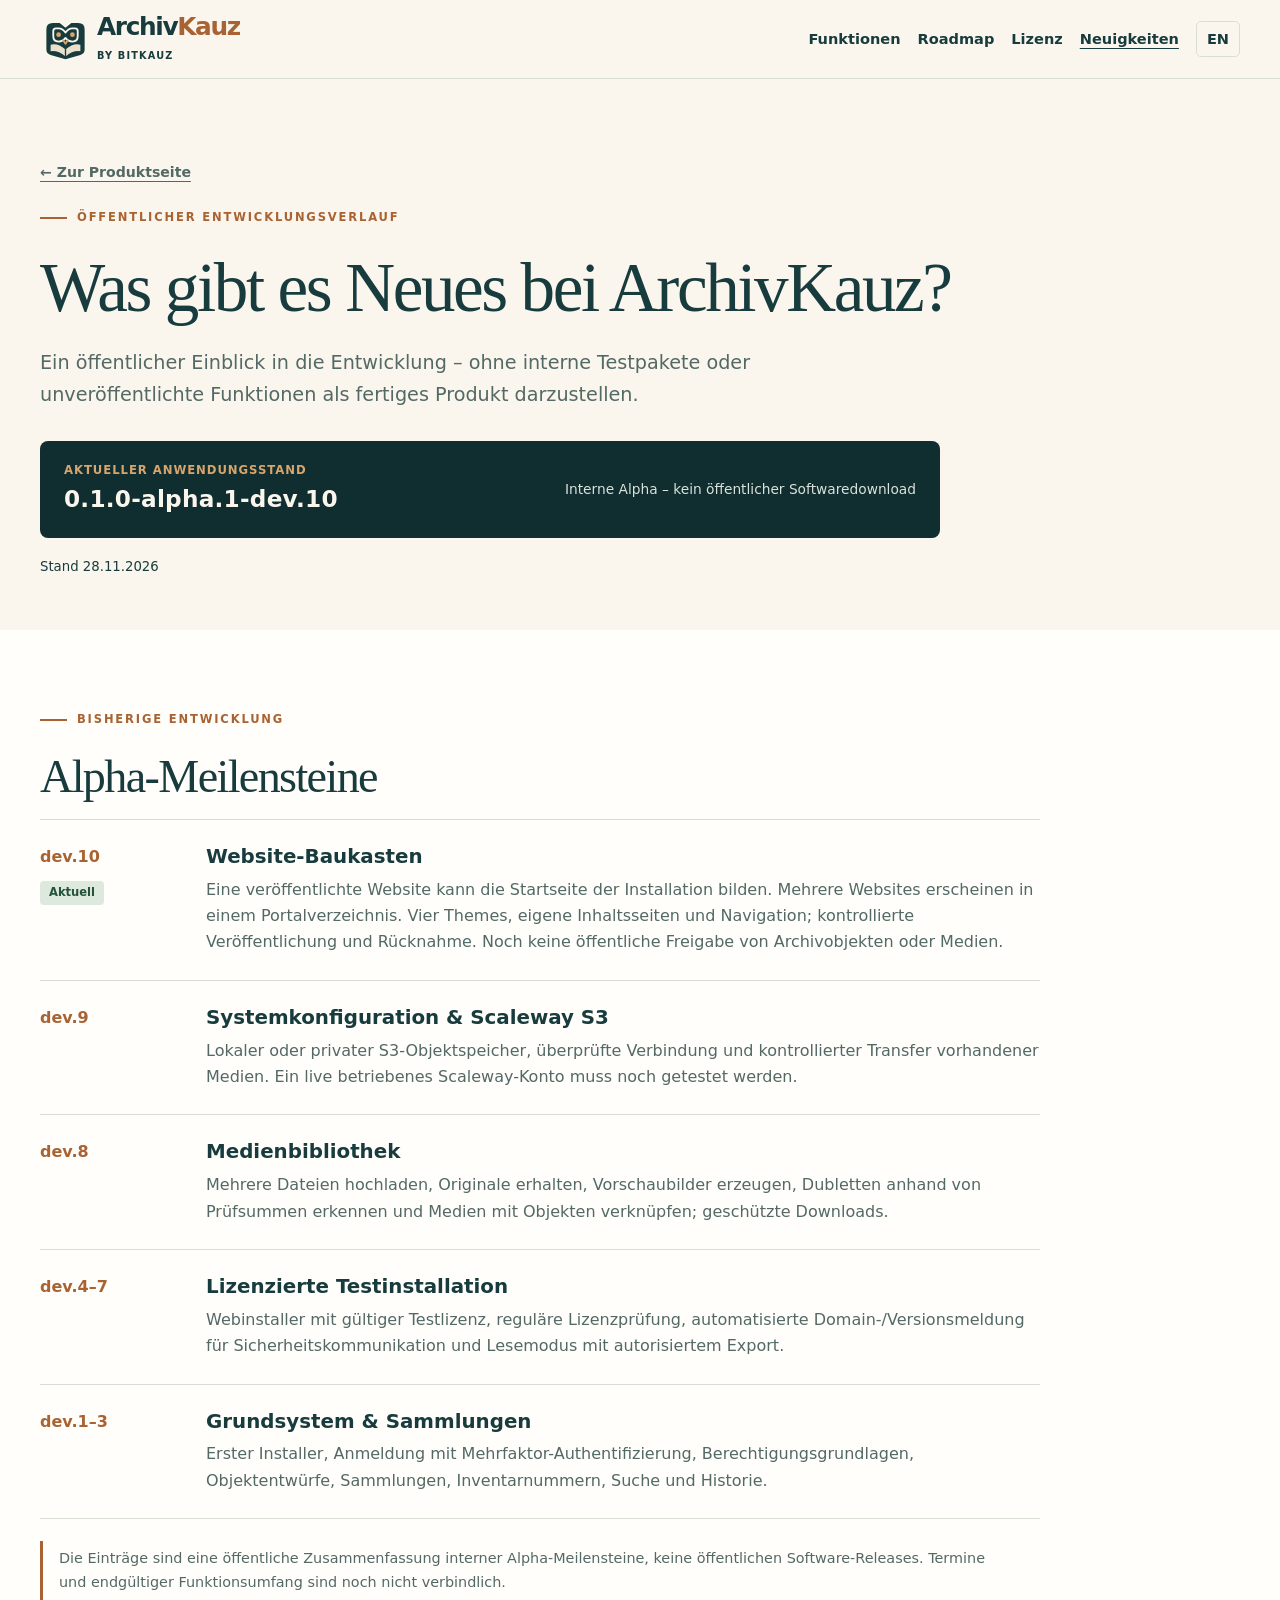
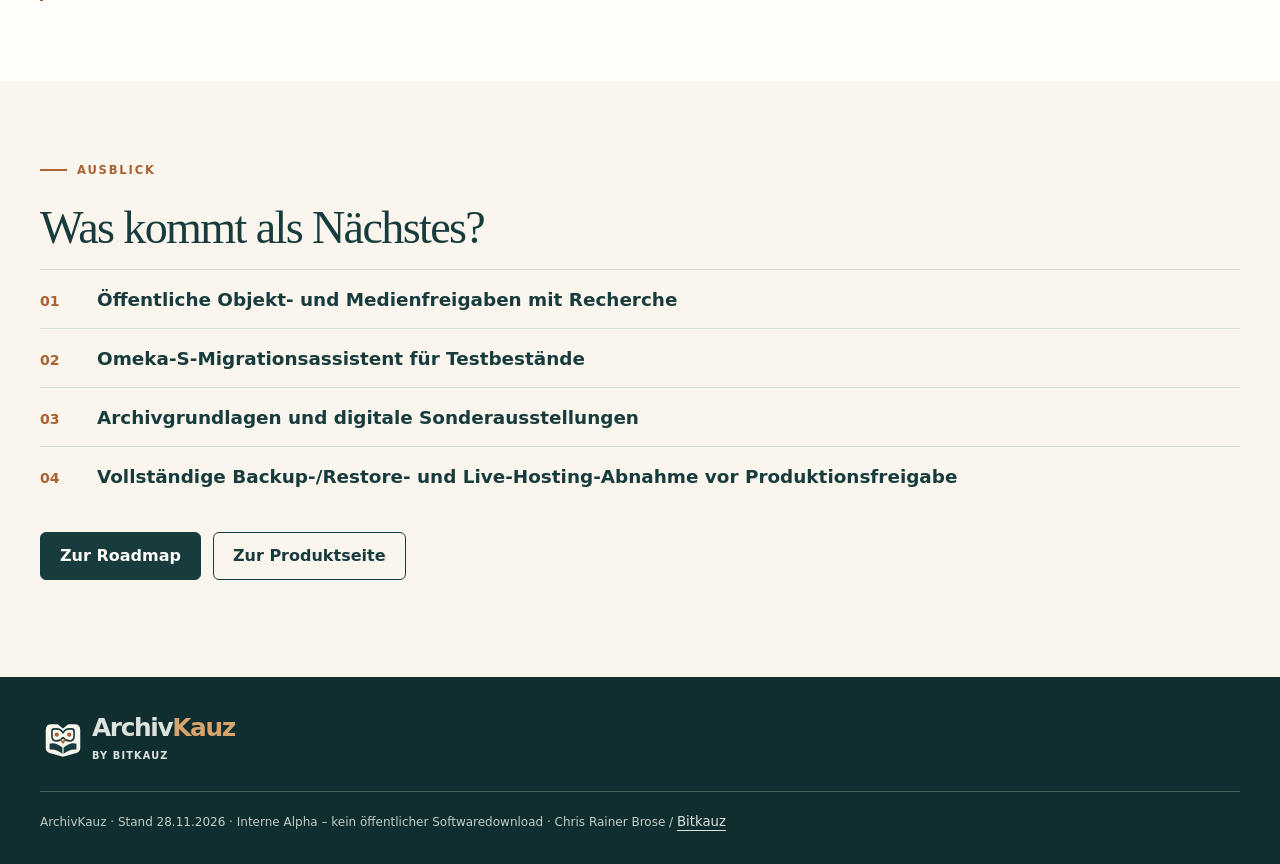
<file: public/updates/index.html>
<!doctype html>
<html lang="de">
<head>
<meta charset="utf-8">
<meta name="viewport" content="width=device-width,initial-scale=1">
<meta name="description" content="Öffentliche Entwicklungsneuigkeiten, interne Alpha-Meilensteine und nächste Schritte für ArchivKauz.">
<meta name="color-scheme" content="light">
<title>Entwicklungsneuigkeiten – ArchivKauz</title>
<link rel="icon" type="image/svg+xml" href="../assets/logo-mark.svg">
<link rel="stylesheet" href="../assets/style.css">
<link rel="alternate" hreflang="en" href="../en/updates/">
</head>
<body id="top">
<a class="skip" href="#content">Zum Inhalt</a>
<header class="top"><div class="wrap top-inner"><a class="brand" href="../" aria-label="ArchivKauz"><img src="../assets/logo-mark.svg" alt="" width="51" height="51"><span><span class="wordmark">Archiv<span>Kauz</span></span><span class="brand-sub">by Bitkauz</span></span></a><nav class="nav" aria-label="Hauptnavigation"><a href="../#features">Funktionen</a><a href="../#roadmap">Roadmap</a><a href="../#license">Lizenz</a><a href="#top" aria-current="page">Neuigkeiten</a><a class="lang" href="../en/updates/" aria-label="English version">EN</a><details class="mobile"><summary>Menü ☰</summary><div class="mobile-menu"><a href="../#features">Funktionen</a><a href="../#roadmap">Roadmap</a><a href="../#license">Lizenz</a><a href="#top" aria-current="page">Neuigkeiten</a></div></details></nav></div></header>
<main id="content">
<section class="section news-hero"><div class="wrap"><a class="back-link" href="../">← Zur Produktseite</a><div class="eyebrow">Öffentlicher Entwicklungsverlauf</div><h1>Was gibt es Neues bei ArchivKauz?</h1><p class="lead">Ein öffentlicher Einblick in die Entwicklung – ohne interne Testpakete oder unveröffentlichte Funktionen als fertiges Produkt darzustellen.</p><div class="version-banner"><div><span class="version-label">Aktueller Anwendungsstand</span><strong>0.1.0-alpha.1-dev.10</strong></div><span>Interne Alpha – kein öffentlicher Softwaredownload</span></div><p class="small">Stand 28.11.2026</p></div></section>
<section class="section white"><div class="wrap"><div class="eyebrow">Bisherige Entwicklung</div><h2>Alpha-Meilensteine</h2><div class="update-list"><article class="update-item"><div><span class="version update-version">dev.10</span><span class="state-tag internal">Aktuell</span></div><div><h3>Website-Baukasten</h3><p>Eine veröffentlichte Website kann die Startseite der Installation bilden. Mehrere Websites erscheinen in einem Portalverzeichnis. Vier Themes, eigene Inhaltsseiten und Navigation; kontrollierte Veröffentlichung und Rücknahme. Noch keine öffentliche Freigabe von Archivobjekten oder Medien.</p></div></article><article class="update-item"><div><span class="version update-version">dev.9</span></div><div><h3>Systemkonfiguration &amp; Scaleway S3</h3><p>Lokaler oder privater S3-Objektspeicher, überprüfte Verbindung und kontrollierter Transfer vorhandener Medien. Ein live betriebenes Scaleway-Konto muss noch getestet werden.</p></div></article><article class="update-item"><div><span class="version update-version">dev.8</span></div><div><h3>Medienbibliothek</h3><p>Mehrere Dateien hochladen, Originale erhalten, Vorschaubilder erzeugen, Dubletten anhand von Prüfsummen erkennen und Medien mit Objekten verknüpfen; geschützte Downloads.</p></div></article><article class="update-item"><div><span class="version update-version">dev.4–7</span></div><div><h3>Lizenzierte Testinstallation</h3><p>Webinstaller mit gültiger Testlizenz, reguläre Lizenzprüfung, automatisierte Domain-/Versionsmeldung für Sicherheitskommunikation und Lesemodus mit autorisiertem Export.</p></div></article><article class="update-item"><div><span class="version update-version">dev.1–3</span></div><div><h3>Grundsystem &amp; Sammlungen</h3><p>Erster Installer, Anmeldung mit Mehrfaktor-Authentifizierung, Berechtigungsgrundlagen, Objektentwürfe, Sammlungen, Inventarnummern, Suche und Historie.</p></div></article></div><p class="status-note">Die Einträge sind eine öffentliche Zusammenfassung interner Alpha-Meilensteine, keine öffentlichen Software-Releases. Termine und endgültiger Funktionsumfang sind noch nicht verbindlich.</p></div></section>
<section class="section"><div class="wrap"><div class="eyebrow">Ausblick</div><h2>Was kommt als Nächstes?</h2><ol class="steps"><li><div><h3>Öffentliche Objekt- und Medienfreigaben mit Recherche</h3></div></li><li><div><h3>Omeka-S-Migrationsassistent für Testbestände</h3></div></li><li><div><h3>Archivgrundlagen und digitale Sonderausstellungen</h3></div></li><li><div><h3>Vollständige Backup-/Restore- und Live-Hosting-Abnahme vor Produktionsfreigabe</h3></div></li></ol><div class="actions"><a class="button" href="../#roadmap">Zur Roadmap</a><a class="button outline" href="../">Zur Produktseite</a></div></div></section>
</main>
<footer class="footer"><div class="wrap"><a class="brand" href="../" aria-label="ArchivKauz"><img src="../assets/logo-mark-dark.svg" alt="" width="51" height="51"><span><span class="wordmark">Archiv<span>Kauz</span></span><span class="brand-sub">by Bitkauz</span></span></a><div class="copyright">ArchivKauz · Stand 28.11.2026 · Interne Alpha – kein öffentlicher Softwaredownload · Chris Rainer Brose / <a href="https://bitkauz.de/">Bitkauz</a></div></div></footer>
</body></html>
</file>
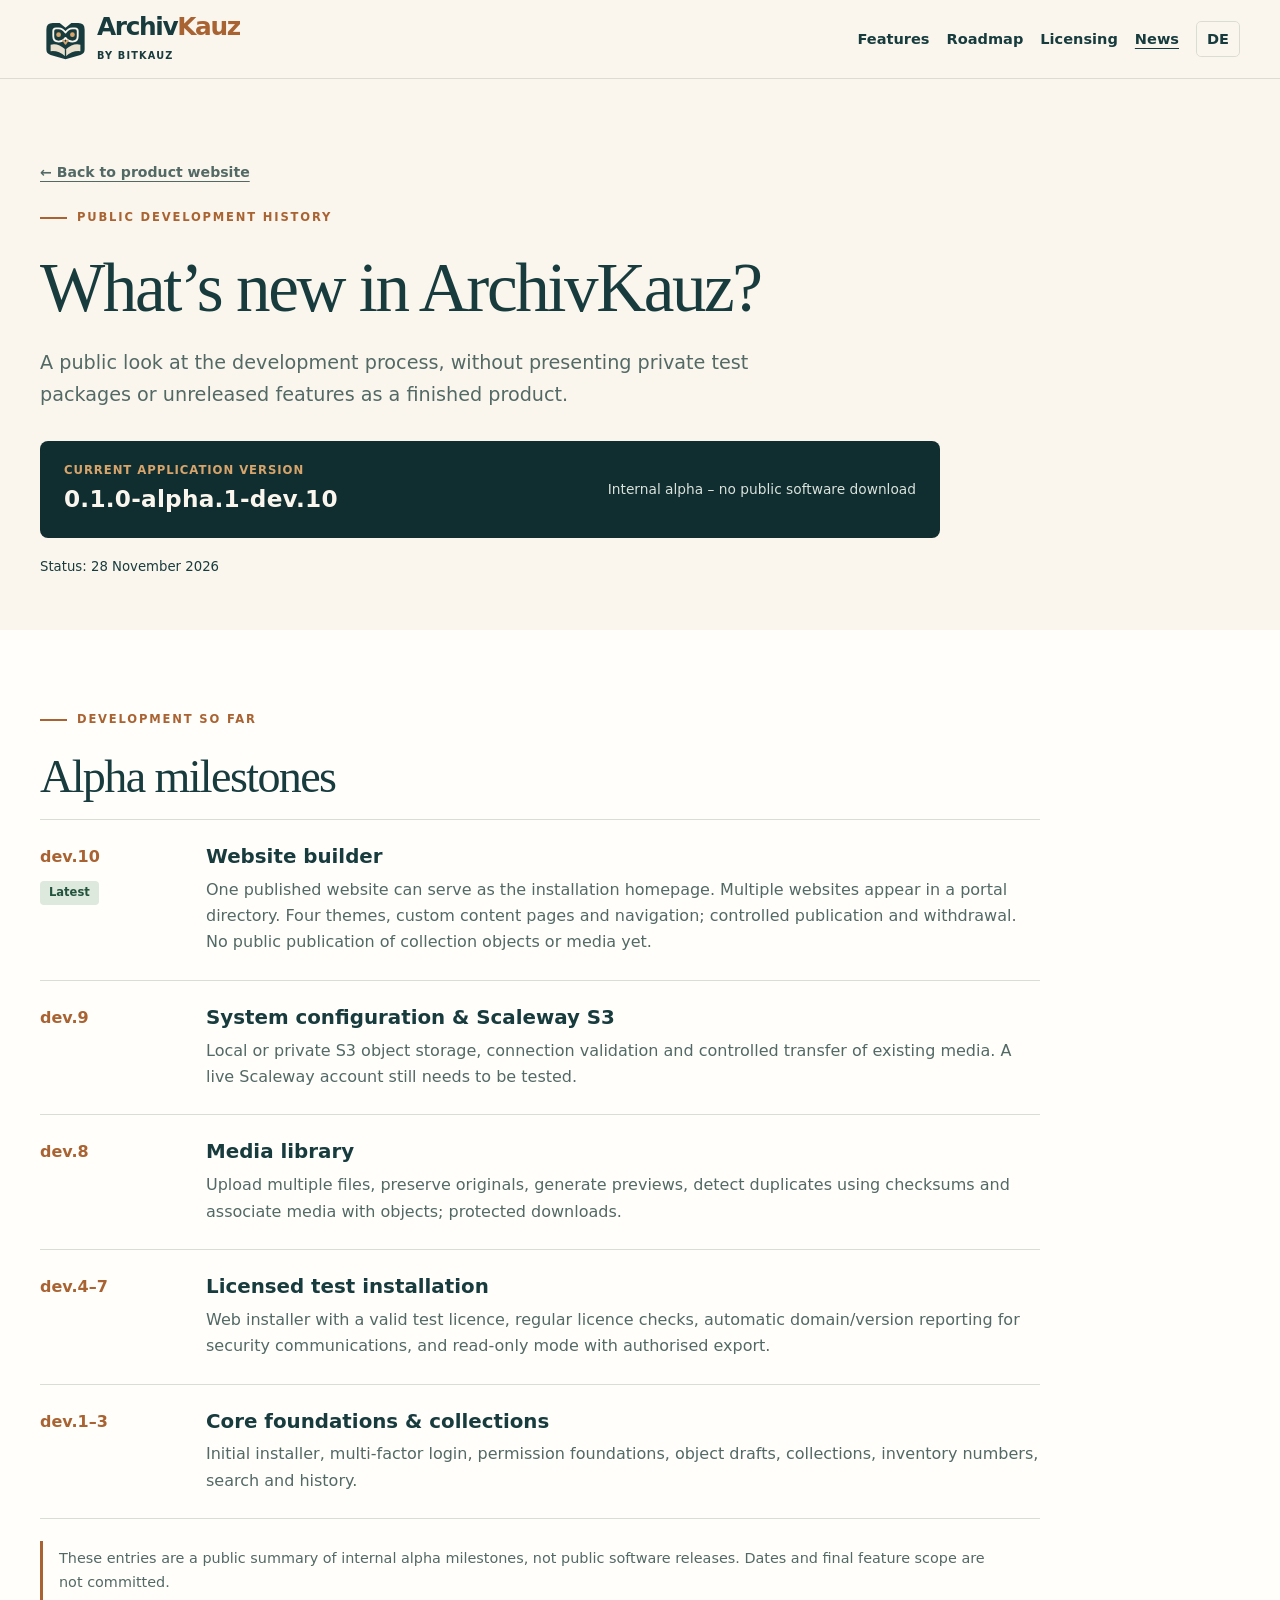
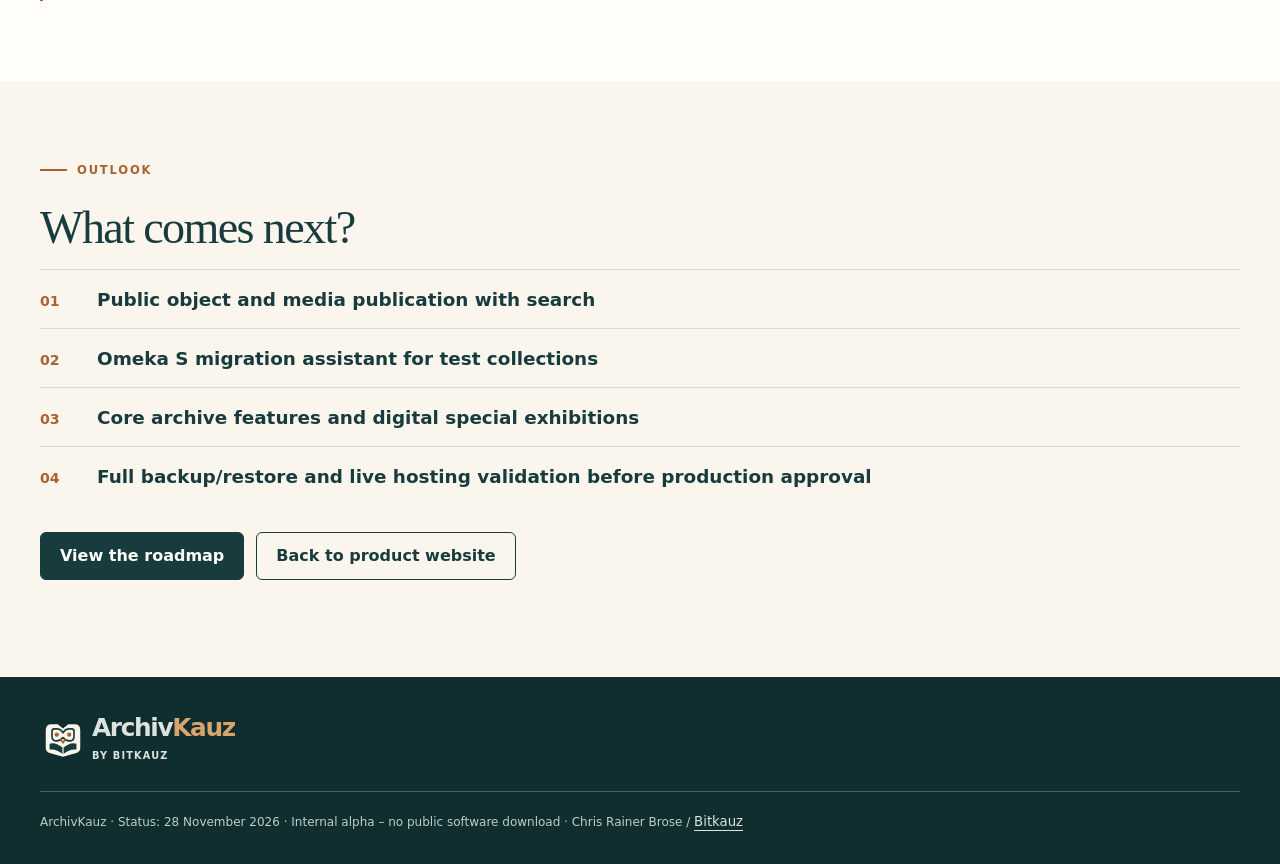
<file: public/en/updates/index.html>
<!doctype html>
<html lang="en">
<head>
<meta charset="utf-8">
<meta name="viewport" content="width=device-width,initial-scale=1">
<meta name="description" content="Public development news, internal alpha milestones and the next steps for ArchivKauz.">
<meta name="color-scheme" content="light">
<title>Development news – ArchivKauz</title>
<link rel="icon" type="image/svg+xml" href="../../assets/logo-mark.svg">
<link rel="stylesheet" href="../../assets/style.css">
<link rel="alternate" hreflang="de" href="../../updates/">
</head>
<body id="top">
<a class="skip" href="#content">Skip to content</a>
<header class="top"><div class="wrap top-inner"><a class="brand" href="../" aria-label="ArchivKauz"><img src="../../assets/logo-mark.svg" alt="" width="51" height="51"><span><span class="wordmark">Archiv<span>Kauz</span></span><span class="brand-sub">by Bitkauz</span></span></a><nav class="nav" aria-label="Main navigation"><a href="../#features">Features</a><a href="../#roadmap">Roadmap</a><a href="../#license">Licensing</a><a href="#top" aria-current="page">News</a><a class="lang" href="../../updates/" aria-label="Deutsche Version">DE</a><details class="mobile"><summary>Menu ☰</summary><div class="mobile-menu"><a href="../#features">Features</a><a href="../#roadmap">Roadmap</a><a href="../#license">Licensing</a><a href="#top" aria-current="page">News</a></div></details></nav></div></header>
<main id="content">
<section class="section news-hero"><div class="wrap"><a class="back-link" href="../">← Back to product website</a><div class="eyebrow">Public development history</div><h1>What’s new in ArchivKauz?</h1><p class="lead">A public look at the development process, without presenting private test packages or unreleased features as a finished product.</p><div class="version-banner"><div><span class="version-label">Current application version</span><strong>0.1.0-alpha.1-dev.10</strong></div><span>Internal alpha – no public software download</span></div><p class="small">Status: 28 November 2026</p></div></section>
<section class="section white"><div class="wrap"><div class="eyebrow">Development so far</div><h2>Alpha milestones</h2><div class="update-list"><article class="update-item"><div><span class="version update-version">dev.10</span><span class="state-tag internal">Latest</span></div><div><h3>Website builder</h3><p>One published website can serve as the installation homepage. Multiple websites appear in a portal directory. Four themes, custom content pages and navigation; controlled publication and withdrawal. No public publication of collection objects or media yet.</p></div></article><article class="update-item"><div><span class="version update-version">dev.9</span></div><div><h3>System configuration &amp; Scaleway S3</h3><p>Local or private S3 object storage, connection validation and controlled transfer of existing media. A live Scaleway account still needs to be tested.</p></div></article><article class="update-item"><div><span class="version update-version">dev.8</span></div><div><h3>Media library</h3><p>Upload multiple files, preserve originals, generate previews, detect duplicates using checksums and associate media with objects; protected downloads.</p></div></article><article class="update-item"><div><span class="version update-version">dev.4–7</span></div><div><h3>Licensed test installation</h3><p>Web installer with a valid test licence, regular licence checks, automatic domain/version reporting for security communications, and read-only mode with authorised export.</p></div></article><article class="update-item"><div><span class="version update-version">dev.1–3</span></div><div><h3>Core foundations &amp; collections</h3><p>Initial installer, multi-factor login, permission foundations, object drafts, collections, inventory numbers, search and history.</p></div></article></div><p class="status-note">These entries are a public summary of internal alpha milestones, not public software releases. Dates and final feature scope are not committed.</p></div></section>
<section class="section"><div class="wrap"><div class="eyebrow">Outlook</div><h2>What comes next?</h2><ol class="steps"><li><div><h3>Public object and media publication with search</h3></div></li><li><div><h3>Omeka S migration assistant for test collections</h3></div></li><li><div><h3>Core archive features and digital special exhibitions</h3></div></li><li><div><h3>Full backup/restore and live hosting validation before production approval</h3></div></li></ol><div class="actions"><a class="button" href="../#roadmap">View the roadmap</a><a class="button outline" href="../">Back to product website</a></div></div></section>
</main>
<footer class="footer"><div class="wrap"><a class="brand" href="../" aria-label="ArchivKauz"><img src="../../assets/logo-mark-dark.svg" alt="" width="51" height="51"><span><span class="wordmark">Archiv<span>Kauz</span></span><span class="brand-sub">by Bitkauz</span></span></a><div class="copyright">ArchivKauz · Status: 28 November 2026 · Internal alpha – no public software download · Chris Rainer Brose / <a href="https://bitkauz.de/">Bitkauz</a></div></div></footer>
</body></html>
</file>
<file: public/assets/style.css>
:root{--ink:#183c3e;--deep:#102d30;--paper:#faf6ed;--white:#fffefa;--sand:#e9e1cd;--copper:#a96332;--gold:#d7a56b;--muted:#536965;--line:#d9ded3;--sans:system-ui,-apple-system,BlinkMacSystemFont,"Segoe UI",sans-serif;--serif:Georgia,"Times New Roman",serif}
*{box-sizing:border-box}html{scroll-behavior:smooth;scroll-padding-top:5rem}body{margin:0;background:var(--paper);font-family:var(--sans);color:var(--ink);line-height:1.65}a{color:inherit;text-underline-offset:4px}button,a{touch-action:manipulation}a:focus-visible,button:focus-visible,summary:focus-visible{outline:3px solid #ad6a33;outline-offset:4px}img,svg{max-width:100%;display:block}h1,h2,h3,p{margin-top:0}h1,h2{font-family:var(--serif);font-weight:400;line-height:1.12;letter-spacing:-.035em}h1{font-size:clamp(3rem,5.4vw,5.3rem);margin-bottom:1.3rem}h2{font-size:clamp(2.15rem,3.6vw,3.35rem);margin-bottom:1rem}h3{line-height:1.3;font-size:1.15rem;margin-bottom:.5rem}p{margin-bottom:1rem}small,.small{font-size:.83rem}.wrap{width:min(1200px,calc(100% - 80px));margin-inline:auto}.skip{position:absolute;top:-100px;left:1rem;background:white;padding:1rem;z-index:9}.skip:focus{top:1rem}.top{position:sticky;top:0;z-index:4;background:rgba(250,246,237,.97);border-bottom:1px solid var(--line)}.top-inner{display:flex;align-items:center;justify-content:space-between;gap:24px;min-height:78px}.brand{display:flex;align-items:center;text-decoration:none;gap:6px}.brand img{width:51px;height:51px}.wordmark{font-size:1.55rem;letter-spacing:-.055em;font-weight:750;line-height:1.05}.wordmark span{color:var(--copper)}.brand-sub{display:block;font-size:.61rem;font-weight:650;letter-spacing:.12em;text-transform:uppercase;margin-top:5px}.nav{display:flex;align-items:center;gap:25px;font-size:.91rem;font-weight:650}.nav a{text-decoration:none}.nav a:hover{text-decoration:underline}.lang{padding:5px 10px;border:1px solid var(--line);border-radius:5px}.button{display:inline-flex;align-items:center;justify-content:center;gap:8px;padding:13px 19px;border:1px solid var(--ink);border-radius:6px;background:var(--ink);color:var(--white);font-weight:650;text-decoration:none;line-height:1.25}.button:hover{background:#27585a}.button.outline{background:transparent;color:var(--ink)}.button.outline:hover{background:var(--sand)}.button.light{background:var(--paper);color:var(--ink);border-color:var(--paper)}.button.small-button{font-size:.85rem;padding:10px 15px}.hero{padding:86px 0 72px;overflow:hidden}.hero-grid{display:grid;grid-template-columns:1.05fr .95fr;gap:58px;align-items:center}.eyebrow{font-size:.72rem;text-transform:uppercase;letter-spacing:.16em;font-weight:750;color:var(--copper);display:flex;align-items:center;gap:10px;margin-bottom:22px}.eyebrow:before{content:"";display:block;width:27px;height:2px;background:currentColor}.hero h1 em{font-weight:400;color:var(--copper);font-style:italic}.lead{font-size:clamp(1.04rem,1.5vw,1.22rem);max-width:580px;color:var(--muted)}.actions{display:flex;flex-wrap:wrap;gap:12px;margin:27px 0 17px}.status{display:flex;align-items:center;gap:8px;color:var(--muted);font-size:.83rem}.dot{width:9px;height:9px;border-radius:50%;background:var(--copper);flex:none}.preview{position:relative;padding:26px 0 20px 14px}.preview:before{content:"";position:absolute;inset:0 -40px 12px 30px;background:repeating-linear-gradient(45deg,#e9e1cd 0px,#e9e1cd 1px,transparent 1px,transparent 12px);border-radius:12px;opacity:.8;z-index:-1}.mock{background:var(--white);border:1px solid #cbd4cc;box-shadow:0 24px 68px #183c3e22;border-radius:9px;overflow:hidden;font-size:.72rem}.mock-top{height:39px;background:var(--ink);color:white;padding:0 13px;display:flex;align-items:center;justify-content:space-between}.mock-top strong{display:flex;gap:6px;align-items:center}.mock-top img{width:25px;height:25px}.mock-body{display:grid;grid-template-columns:33% 67%;min-height:288px}.mock-menu{background:#f2f1e9;padding:15px 12px;border-right:1px solid var(--line);line-height:1.3}.mock-menu div{padding:9px 6px;margin:4px 0;border-radius:4px;overflow-wrap:anywhere}.mock-menu .active{background:var(--ink);color:white}.mock-menu small{font-size:.6rem;color:var(--muted);text-transform:uppercase;letter-spacing:.1em;font-weight:650}.mock-main{padding:15px 13px}.mock-main h3{font-size:1rem;margin-bottom:3px}.mock-label{font-size:.65rem;color:var(--muted)}.mock-media{background:#e6dfcf;border-radius:5px;margin:13px 0;display:grid;grid-template-columns:41% 59%;align-items:center;padding:10px;gap:10px}.photo{aspect-ratio:1.15;background:#c4b5a0;display:grid;place-items:center;border-radius:2px;border:1px solid #ad9e88}.photo svg{width:82%;height:82%}.mock-media p{font-size:.59rem;line-height:1.4;margin:3px 4px 0 0}.mock-tag{display:inline-block;background:#dfe9dd;color:var(--ink);padding:2px 7px;border-radius:12px;font-size:.58rem;font-weight:700}.mock-step{display:flex;gap:8px;align-items:center;padding:8px 0;border-bottom:1px solid var(--line);font-size:.68rem}.mock-step span:first-child{display:grid;place-items:center;width:18px;height:18px;border-radius:50%;background:#dfe9dd;flex:none;font-size:.6rem}.mock-step.current span:first-child{background:var(--gold)}.mock-step:last-child{border:none}.mock-caption{font-size:.72rem;color:var(--muted);margin-top:13px;text-align:right}.proof{background:var(--sand);padding:22px 0;border-block:1px solid #dcd5c4}.proof-inner{display:grid;grid-template-columns:repeat(4,1fr);gap:18px}.proof-item{display:flex;gap:9px;align-items:center;font-size:.87rem;font-weight:700}.proof-item .sym{font-size:1.2rem;color:var(--copper)}.section{padding:80px 0}.section.white{background:var(--white)}.section-intro{max-width:690px;margin-bottom:32px;color:var(--muted)}.section-title{max-width:830px}.columns{display:grid;grid-template-columns:repeat(3,1fr);gap:16px}.feature{border:1px solid var(--line);border-radius:8px;padding:24px 24px 20px;background:var(--paper)}.feature p{color:var(--muted);font-size:.94rem;margin-bottom:0}.feature .num{font-family:var(--serif);font-size:1.5rem;color:var(--copper);display:block;line-height:1.2;margin-bottom:18px}.feature h3{font-size:1.16rem}.workflow{display:grid;grid-template-columns:1fr 1.1fr;gap:65px;align-items:start}.steps{list-style:none;margin:0;padding:0;counter-reset:step}.steps li{counter-increment:step;display:grid;grid-template-columns:40px 1fr;gap:17px;border-top:1px solid var(--line);padding:18px 0 13px}.steps li:before{content:"0" counter(step);font-size:.88rem;font-weight:750;color:var(--copper);padding-top:2px}.steps h3{margin-bottom:3px}.steps p{color:var(--muted);font-size:.92rem;margin:0}.dark{background:var(--deep);color:var(--paper)}.dark .eyebrow{color:var(--gold)}.dark p{color:#d9e2db}.road{display:grid;grid-template-columns:repeat(4,1fr);gap:0;margin:42px 0 18px}.mile{border-top:2px solid #59706b;padding:21px 17px 10px 0;position:relative}.mile:before{content:"";position:absolute;top:-7px;width:12px;height:12px;border-radius:50%;background:#788f84}.mile:first-child:before{background:var(--gold)}.mile .version{color:var(--gold);font-size:.78rem;letter-spacing:.08em;font-weight:750}.mile h3{margin-top:.35rem}.mile p{font-size:.88rem;margin-bottom:0}.dark a:not(.button){color:var(--paper)}.pilot{display:grid;grid-template-columns:1.1fr .9fr;gap:48px;align-items:center}.pilot-note{border-left:3px solid var(--gold);padding:14px 0 14px 25px;font-size:1.06rem;color:var(--muted);margin:0}.tech{display:flex;flex-wrap:wrap;gap:8px;margin:21px 0 0}.chip{border:1px solid var(--line);padding:4px 11px;border-radius:100px;font-size:.83rem;font-weight:650}.faq{display:grid;grid-template-columns:.8fr 1.2fr;gap:56px}.questions details{border-top:1px solid var(--line);padding:17px 0}.questions details:last-child{border-bottom:1px solid var(--line)}summary{cursor:pointer;font-weight:700;list-style-position:outside;margin-left:20px}.questions details p{margin:10px 0 0 20px;color:var(--muted);font-size:.94rem}.end{padding:55px 0 58px;background:var(--sand)}.end-inner{display:flex;justify-content:space-between;gap:30px;align-items:center}.end h2{margin-bottom:.45rem}.end p{margin-bottom:0;color:var(--muted)}.footer{background:var(--deep);color:var(--paper);padding:38px 0 27px}.footer .brand img{width:46px;height:46px}.footer .wordmark span{color:var(--gold)}.footer-grid{display:grid;grid-template-columns:1.3fr 1fr 1fr;gap:25px}.footer p,.footer a{font-size:.83rem;color:#dce2de}.footer ul{list-style:none;margin:0;padding:0}.footer a:not(.brand){display:inline-block;padding:4px 0}.footer h3{font-size:.86rem;margin:5px 0 8px}.copyright{border-top:1px solid #45615c;margin-top:27px;padding-top:15px;font-size:.75rem;color:#c0cec6}.mobile{display:none}
@media(max-width:1000px){.wrap{width:min(100% - 48px,1200px)}.nav{gap:14px}.hero-grid{gap:30px}.hero{padding-top:60px}.mock-body{min-height:270px}.proof-item{font-size:.78rem}.workflow,.faq,.pilot{gap:30px}}
@media(max-width:760px){.wrap{width:calc(100% - 32px)}.top-inner{min-height:64px}.brand img{width:43px}.wordmark{font-size:1.38rem}.nav>a:not(.lang){display:none}.mobile{display:block;position:relative}.mobile summary{margin:0;list-style:none;font-size:.83rem;padding:6px 9px;border:1px solid var(--line);border-radius:4px}.mobile summary::-webkit-details-marker{display:none}.mobile-menu{position:absolute;top:36px;right:0;width:220px;background:var(--white);box-shadow:0 12px 25px #183c3e22;border:1px solid var(--line);border-radius:6px;padding:6px 14px}.mobile-menu a{display:block;padding:12px 0;border-bottom:1px solid var(--line)}.mobile-menu a:last-child{border:none}.hero{padding:48px 0 40px}.hero-grid,.workflow,.faq,.pilot{grid-template-columns:1fr}.hero-grid{gap:20px}.hero h1{font-size:clamp(2.6rem,10vw,4rem)}.preview{padding:6px 3px 0}.preview:before{inset:0 -16px 10px 24px}.mock-body{min-height:0}.proof-inner{grid-template-columns:repeat(2,1fr);gap:15px 10px}.section{padding:54px 0}.columns{grid-template-columns:1fr 1fr}.feature{padding:18px}.road{grid-template-columns:1fr 1fr;gap:20px}.end-inner{display:block}.end .button{margin-top:22px}.footer-grid{grid-template-columns:1fr 1fr}.footer-grid>div:first-child{grid-column:1/-1}}
@media(max-width:460px){.columns{grid-template-columns:1fr}.mock-menu{padding:10px 6px}.mock-main{padding:12px 9px}.mock-media{padding:6px;gap:5px}.mock-media p{font-size:.55rem}.mock-step{font-size:.6rem}.mock-menu div{font-size:.65rem}.proof-item{align-items:flex-start}.brand-sub{display:none}.actions .button{width:100%}.road{grid-template-columns:1fr}.road .mile{padding-top:16px}.nav{gap:7px}}
@media(prefers-reduced-motion:reduce){html{scroll-behavior:auto}}
figure.preview{margin:0}

/* Product status and licensing */
.version-banner{display:flex;justify-content:space-between;align-items:center;gap:24px;background:var(--deep);color:var(--paper);border-radius:8px;padding:20px 24px;margin-bottom:18px}.version-banner strong{display:block;font-size:clamp(1.05rem,2.1vw,1.45rem);letter-spacing:.01em;overflow-wrap:anywhere}.version-label{display:block;color:var(--gold);font-size:.73rem;font-weight:700;text-transform:uppercase;letter-spacing:.08em}.version-banner>span{font-size:.86rem;color:#d9e2db}.state-tag{display:inline-block;max-width:100%;padding:4px 9px;border-radius:4px;font-weight:700;font-size:.72rem;line-height:1.35;margin:0 0 13px;background:#e8e5db;color:#4d5350}.state-tag.internal{background:#dce9dc;color:#23533d}.state-tag.progress{background:#f0e0c7;color:#774813}.status-cards .feature{background:var(--white)}.status-note,.license-note{margin:22px 0 0;border-left:3px solid var(--copper);padding:6px 0 6px 16px;color:var(--muted);font-size:.9rem;max-width:950px}.road-note{font-size:.9rem;max-width:820px}.nav{gap:17px}
@media(max-width:1000px){.nav{gap:10px}}
@media(max-width:900px){.nav>a:not(.lang){display:none}.mobile{display:block;position:relative}.mobile summary{margin:0;list-style:none;font-size:.83rem;padding:6px 9px;border:1px solid var(--line);border-radius:4px}.mobile summary::-webkit-details-marker{display:none}.mobile-menu{position:absolute;top:36px;right:0;width:220px;background:var(--white);box-shadow:0 12px 25px #183c3e22;border:1px solid var(--line);border-radius:6px;padding:6px 14px}.mobile-menu a{display:block;padding:12px 0;border-bottom:1px solid var(--line)}.mobile-menu a:last-child{border:none}}
@media(max-width:760px){.version-banner{align-items:flex-start;flex-direction:column;gap:8px;padding:16px}.status-cards{grid-template-columns:1fr}}

/* Development history */
.news-hero{padding-bottom:36px}.news-hero .lead{max-width:760px}.news-hero .version-banner{max-width:900px;margin-top:30px}.back-link{display:inline-block;margin-bottom:24px;color:var(--muted);font-size:.88rem;font-weight:650}.update-list{max-width:1000px}.update-item{display:grid;grid-template-columns:140px 1fr;gap:26px;padding:24px 0;border-top:1px solid var(--line)}.update-item:last-child{border-bottom:1px solid var(--line)}.update-version{display:block;color:var(--copper);font-weight:750;margin-bottom:8px}.update-item h3{font-size:1.24rem;margin-bottom:7px}.update-item p{color:var(--muted);margin:0}.nav a[aria-current=page]{text-decoration:underline}
@media(max-width:1080px){.nav>a:not(.lang){display:none}.mobile{display:block;position:relative}.mobile summary{margin:0;list-style:none;font-size:.83rem;padding:6px 9px;border:1px solid var(--line);border-radius:4px}.mobile summary::-webkit-details-marker{display:none}.mobile-menu{position:absolute;top:36px;right:0;width:220px;background:var(--white);box-shadow:0 12px 25px #183c3e22;border:1px solid var(--line);border-radius:6px;padding:6px 14px}.mobile-menu a{display:block;padding:12px 0;border-bottom:1px solid var(--line)}.mobile-menu a:last-child{border:none}}
@media(max-width:600px){.update-item{grid-template-columns:1fr;gap:4px}.update-item .update-version{display:inline-block;margin-right:10px}.update-item .state-tag{margin-bottom:0}}
</file>
